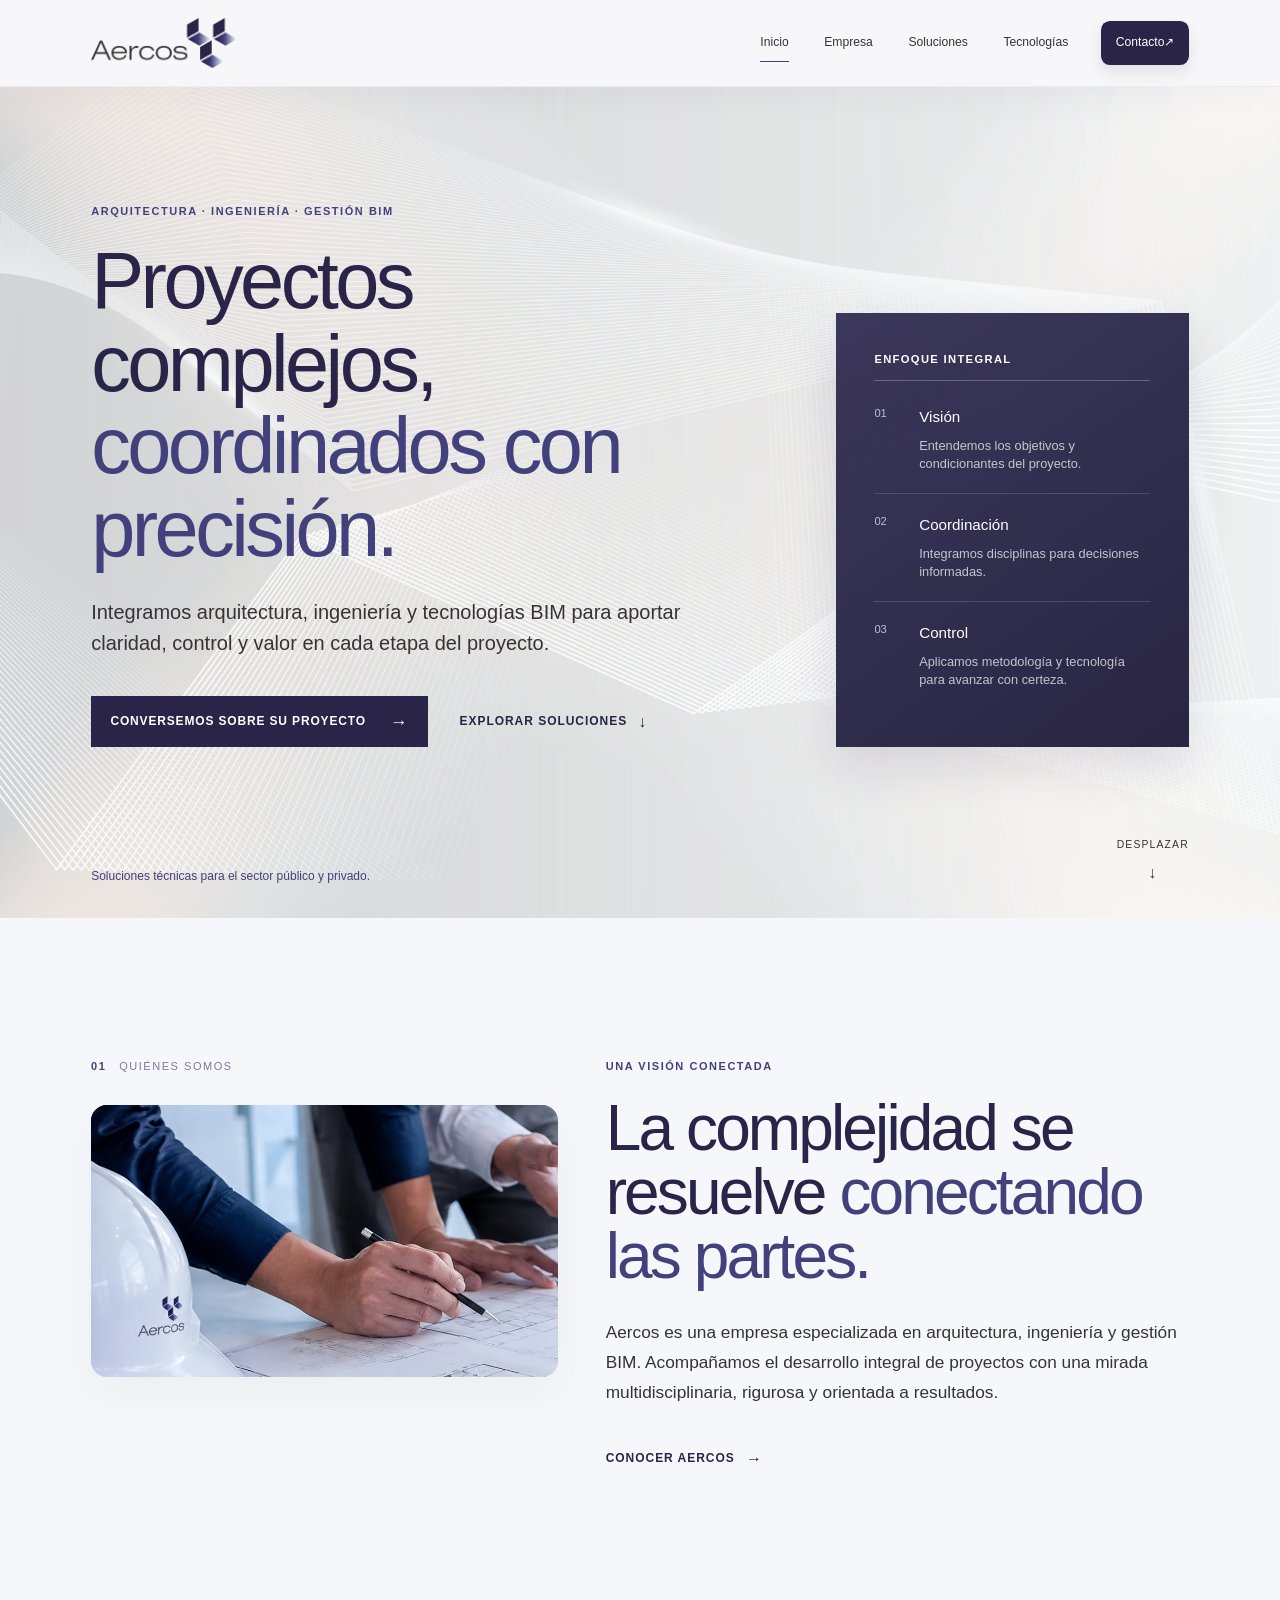
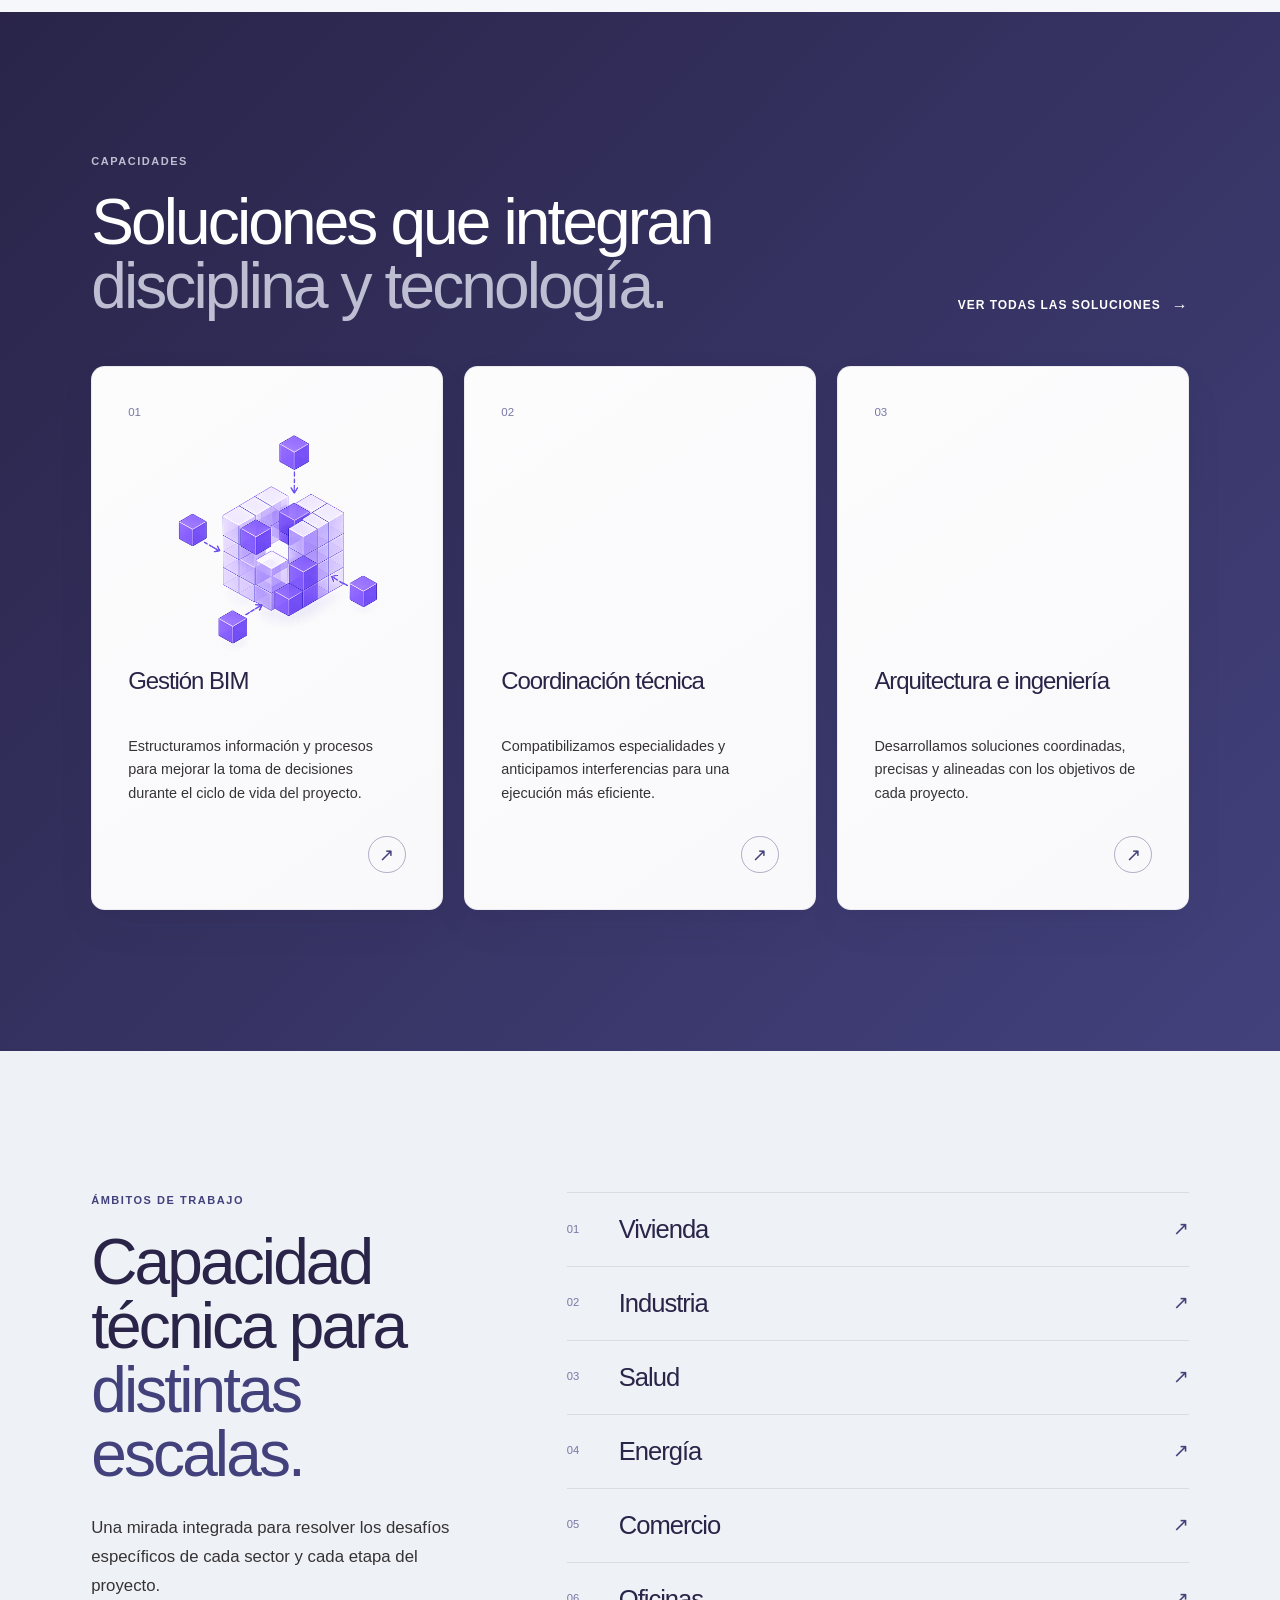
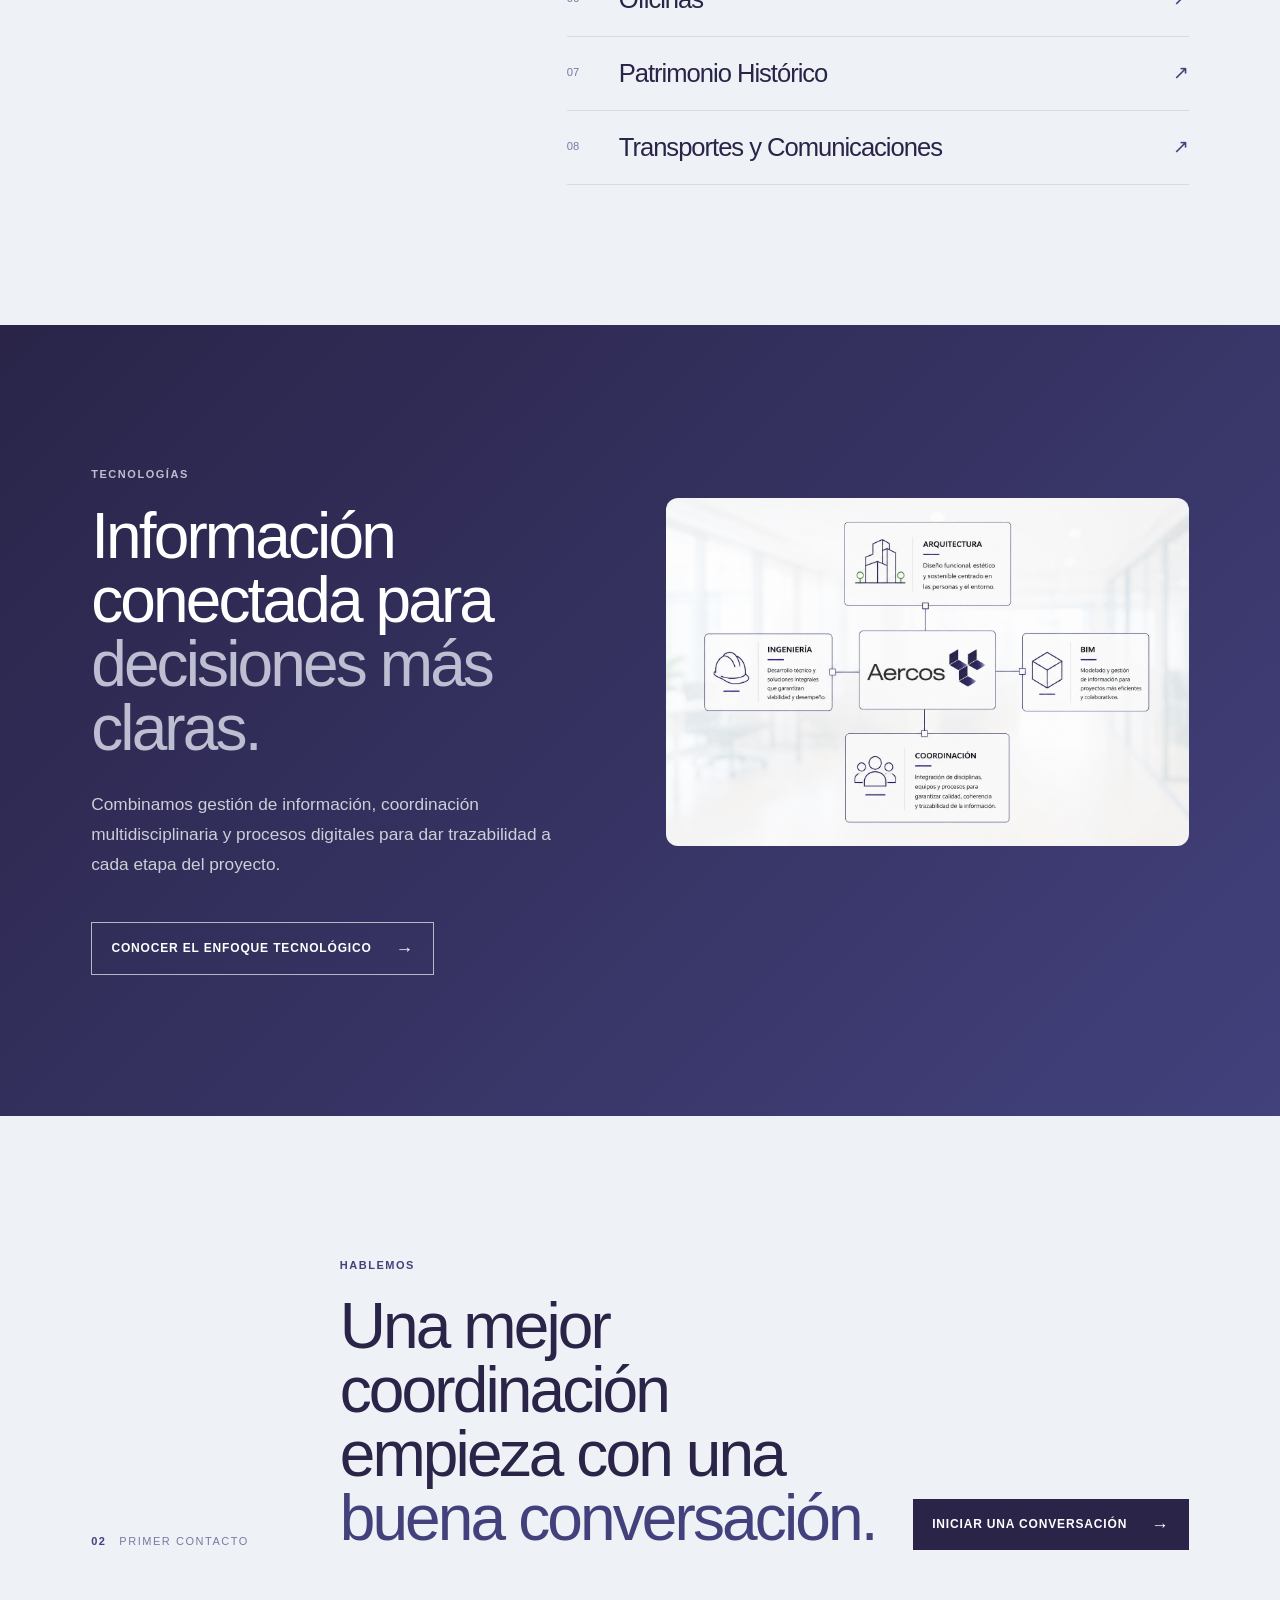
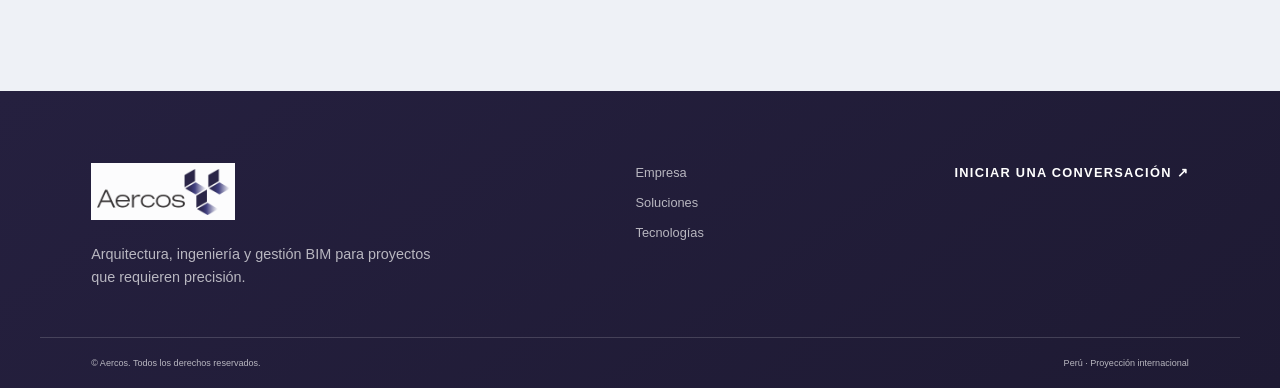
<file: index.html>
<!doctype html>
<html lang="es">
  <head>
    <meta charset="utf-8">
    <meta name="viewport" content="width=device-width, initial-scale=1">
    <meta name="description" content="Aercos integra arquitectura, ingeniería y gestión BIM para coordinar proyectos públicos y privados con precisión, control y decisiones informadas.">
    <meta name="theme-color" content="#292448">
    <title>Aercos | Arquitectura, ingeniería y gestión BIM</title>
    <link rel="canonical" href="https://aercos.ch/">
    <link rel="icon" type="image/png" href="img/logo-aercos.png">
    <meta property="og:title" content="Aercos | Arquitectura, ingeniería y gestión BIM">
    <meta property="og:description" content="Aercos integra arquitectura, ingeniería y gestión BIM para coordinar proyectos públicos y privados con precisión, control y decisiones informadas.">
    <meta property="og:type" content="website">
    <meta property="og:image" content="https://aercos.ch/img/og-image.jpg">
    <meta property="og:url" content="https://aercos.ch/">
    <meta property="og:site_name" content="Aercos">
    <meta name="twitter:card" content="summary_large_image">
    <meta name="twitter:title" content="Aercos | Arquitectura, ingeniería y gestión BIM">
    <meta name="twitter:description" content="Aercos integra arquitectura, ingeniería y gestión BIM para coordinar proyectos públicos y privados con precisión, control y decisiones informadas.">
    <meta name="twitter:image" content="https://aercos.ch/img/og-image.jpg">
    <link rel="stylesheet" href="css/main.css">
    <script src="js/main.js" defer></script>
  </head>
  <body>
    <a class="skip-link" href="#contenido">Saltar al contenido principal</a>

    <header class="site-header" data-header>
      <div class="container header__inner">
          <a class="brand" href="/" aria-label="Aercos, inicio">
          <img src="img/logo-aercos.png" alt="Aercos" width="300" height="108">
        </a>

        <button class="nav-toggle" type="button" aria-expanded="false" aria-controls="site-navigation" data-nav-toggle>
          <span class="visually-hidden">Abrir menú de navegación</span>
          <span></span><span></span>
        </button>

        <nav class="site-nav" id="site-navigation" aria-label="Navegación principal" data-nav>
          <a class="is-active" href="/" aria-current="page">Inicio</a>
          <a href="empresa.html">Empresa</a>
          <a href="soluciones.html">Soluciones</a>
          <a href="tecnologias.html">Tecnologías</a>
          <a class="nav-contact" href="contacto.html">Contacto <span aria-hidden="true">↗</span></a>
        </nav>
      </div>
    </header>

    <main id="contenido">
      <section class="hero" aria-labelledby="hero-title">
        <div class="hero__pattern" aria-hidden="true"></div>
        <div class="container hero__grid">
          <div class="hero__content reveal">
            <p class="eyebrow">Arquitectura · Ingeniería · Gestión BIM</p>
            <h1 id="hero-title">Proyectos complejos, <em>coordinados con precisión.</em></h1>
            <p class="hero__lead">Integramos arquitectura, ingeniería y tecnologías BIM para aportar claridad, control y valor en cada etapa del proyecto.</p>
            <div class="hero__actions">
              <a class="button button--primary" href="contacto.html">Conversemos sobre su proyecto <span aria-hidden="true">→</span></a>
              <a class="text-link" href="soluciones.html">Explorar soluciones <span aria-hidden="true">↓</span></a>
            </div>
          </div>

          <aside class="hero-panel reveal" aria-label="Enfoque de trabajo">
            <p class="hero-panel__label">Enfoque integral</p>
            <div class="hero-panel__line"></div>
            <ol class="process-list">
              <li><span>01</span><strong>Visión</strong><p>Entendemos los objetivos y condicionantes del proyecto.</p></li>
              <li><span>02</span><strong>Coordinación</strong><p>Integramos disciplinas para decisiones informadas.</p></li>
              <li><span>03</span><strong>Control</strong><p>Aplicamos metodología y tecnología para avanzar con certeza.</p></li>
            </ol>
          </aside>
        </div>
        <div class="container hero__footer reveal">
          <p>Soluciones técnicas para el sector público y privado.</p>
          <a href="#enfoque" aria-label="Descubrir el enfoque Aercos"><span>Desplazar</span><i aria-hidden="true">↓</i></a>
        </div>
      </section>

      <section class="intro section home-about" id="enfoque" aria-labelledby="intro-title">
        <div class="container intro__grid">
          <div class="intro__aside reveal"><p class="section-number">01 <span>Quiénes somos</span></p><div class="intro__visual"><img src="img/quienes-somos-home.webp" alt="Equipo de Aercos en una reunión de coordinación" decoding="async"></div></div>
          <div class="intro__content reveal">
            <p class="eyebrow">Una visión conectada</p>
            <h2 id="intro-title">La complejidad se resuelve <em>conectando las partes.</em></h2>
            <p>Aercos es una empresa especializada en arquitectura, ingeniería y gestión BIM. Acompañamos el desarrollo integral de proyectos con una mirada multidisciplinaria, rigurosa y orientada a resultados.</p>
            <a class="text-link" href="empresa.html">Conocer Aercos <span aria-hidden="true">→</span></a>
          </div>
        </div>
      </section>

      <section class="services section section--tint home-capabilities" aria-labelledby="services-title">
        <div class="container">
          <div class="section-heading reveal">
            <div>
              <p class="eyebrow">Capacidades</p>
              <h2 id="services-title">Soluciones que integran <em>disciplina y tecnología.</em></h2>
            </div>
            <a class="text-link" href="soluciones.html">Ver todas las soluciones <span aria-hidden="true">→</span></a>
          </div>

          <div class="service-grid">
            <a class="service-card reveal" href="soluciones.html">
              <span class="service-card__index">01</span>
              <span class="service-card__icon icon-bim" aria-hidden="true"><img src="img/capacidades/gestion-bim.png" alt="" loading="lazy" decoding="async"></span>
              <div class="service-card__content">
                <h3>Gestión BIM</h3>
                <p>Estructuramos información y procesos para mejorar la toma de decisiones durante el ciclo de vida del proyecto.</p>
              </div>
              <span class="service-card__arrow" aria-hidden="true">↗</span>
            </a>
            <a class="service-card reveal" href="soluciones.html">
              <span class="service-card__index">02</span>
              <span class="service-card__icon icon-coordination" aria-hidden="true"><img src="img/capacidades/coordinacion-tecnica.png" alt="" loading="lazy" decoding="async"></span>
              <div class="service-card__content">
                <h3>Coordinación técnica</h3>
                <p>Compatibilizamos especialidades y anticipamos interferencias para una ejecución más eficiente.</p>
              </div>
              <span class="service-card__arrow" aria-hidden="true">↗</span>
            </a>
            <a class="service-card reveal" href="soluciones.html">
              <span class="service-card__index">03</span>
              <span class="service-card__icon icon-architecture" aria-hidden="true"><img src="img/capacidades/arquitectura-ingenieria.png" alt="" loading="lazy" decoding="async"></span>
              <div class="service-card__content">
                <h3>Arquitectura e ingeniería</h3>
                <p>Desarrollamos soluciones coordinadas, precisas y alineadas con los objetivos de cada proyecto.</p>
              </div>
              <span class="service-card__arrow" aria-hidden="true">↗</span>
            </a>
          </div>
        </div>
      </section>

      <section class="sectors section home-sectors" aria-labelledby="sectors-title">
        <div class="container sectors__grid">
          <div class="sectors__intro reveal">
            <p class="eyebrow">Ámbitos de trabajo</p>
            <h2 id="sectors-title">Capacidad técnica para <em>distintas escalas.</em></h2>
            <p>Una mirada integrada para resolver los desafíos específicos de cada sector y cada etapa del proyecto.</p>
          </div>
          <div class="sector-list reveal" role="list">
            <div class="sector-item" role="listitem"><span>01</span><strong>Vivienda</strong><i aria-hidden="true">↗</i></div>
            <div class="sector-item" role="listitem"><span>02</span><strong>Industria</strong><i aria-hidden="true">↗</i></div>
            <div class="sector-item" role="listitem"><span>03</span><strong>Salud</strong><i aria-hidden="true">↗</i></div>
            <div class="sector-item" role="listitem"><span>04</span><strong>Energía</strong><i aria-hidden="true">↗</i></div>
            <div class="sector-item" role="listitem"><span>05</span><strong>Comercio</strong><i aria-hidden="true">↗</i></div>
            <div class="sector-item" role="listitem"><span>06</span><strong>Oficinas</strong><i aria-hidden="true">↗</i></div>
            <div class="sector-item" role="listitem"><span>07</span><strong>Patrimonio Histórico</strong><i aria-hidden="true">↗</i></div>
            <div class="sector-item" role="listitem"><span>08</span><strong>Transportes y Comunicaciones</strong><i aria-hidden="true">↗</i></div>
          </div>
        </div>
      </section>

      <section class="technology section home-technologies" aria-labelledby="technology-title">
        <div class="container technology__grid">
          <div class="technology__content reveal">
            <p class="eyebrow">Tecnologías</p>
            <h2 id="technology-title">Información conectada para <em>decisiones más claras.</em></h2>
            <p>Combinamos gestión de información, coordinación multidisciplinaria y procesos digitales para dar trazabilidad a cada etapa del proyecto.</p>
            <a class="button button--outline" href="tecnologias.html">Conocer el enfoque tecnológico <span aria-hidden="true">→</span></a>
          </div>
          <figure class="technology-visual reveal"><img src="img/tecnologias/tecnologia-flujo.png" alt="Flujo integrado de arquitectura, ingeniería, BIM, datos, coordinación y resultados de Aercos"></figure>
        </div>
      </section>

      <section class="cta section home-cta" aria-labelledby="cta-title">
        <div class="container cta__grid reveal">
          <p class="section-number">02 <span>Primer contacto</span></p>
          <div>
            <p class="eyebrow">Hablemos</p>
            <h2 id="cta-title">Una mejor coordinación empieza con una <em>buena conversación.</em></h2>
          </div>
          <a class="button button--primary" href="contacto.html">Iniciar una conversación <span aria-hidden="true">→</span></a>
        </div>
      </section>
    </main>

    <footer class="site-footer">
      <div class="container footer__main">
        <div class="footer__brand">
          <a class="brand brand--footer" href="/" aria-label="Aercos, inicio"><img src="img/logo-aercos.png" alt="Aercos" width="300" height="108"></a>
          <p>Arquitectura, ingeniería y gestión BIM para proyectos que requieren precisión.</p>
        </div>
        <nav class="footer__nav" aria-label="Navegación del pie de página">
          <a href="empresa.html">Empresa</a><a href="soluciones.html">Soluciones</a><a href="tecnologias.html">Tecnologías</a>
        </nav>
        <a class="footer__contact" href="contacto.html">Iniciar una conversación <span aria-hidden="true">↗</span></a>
      </div>
      <div class="container footer__meta">
        <small>© Aercos. Todos los derechos reservados.</small>
        <small>Perú · Proyección internacional</small>
      </div>
    </footer>
  </body>
</html>
</file>
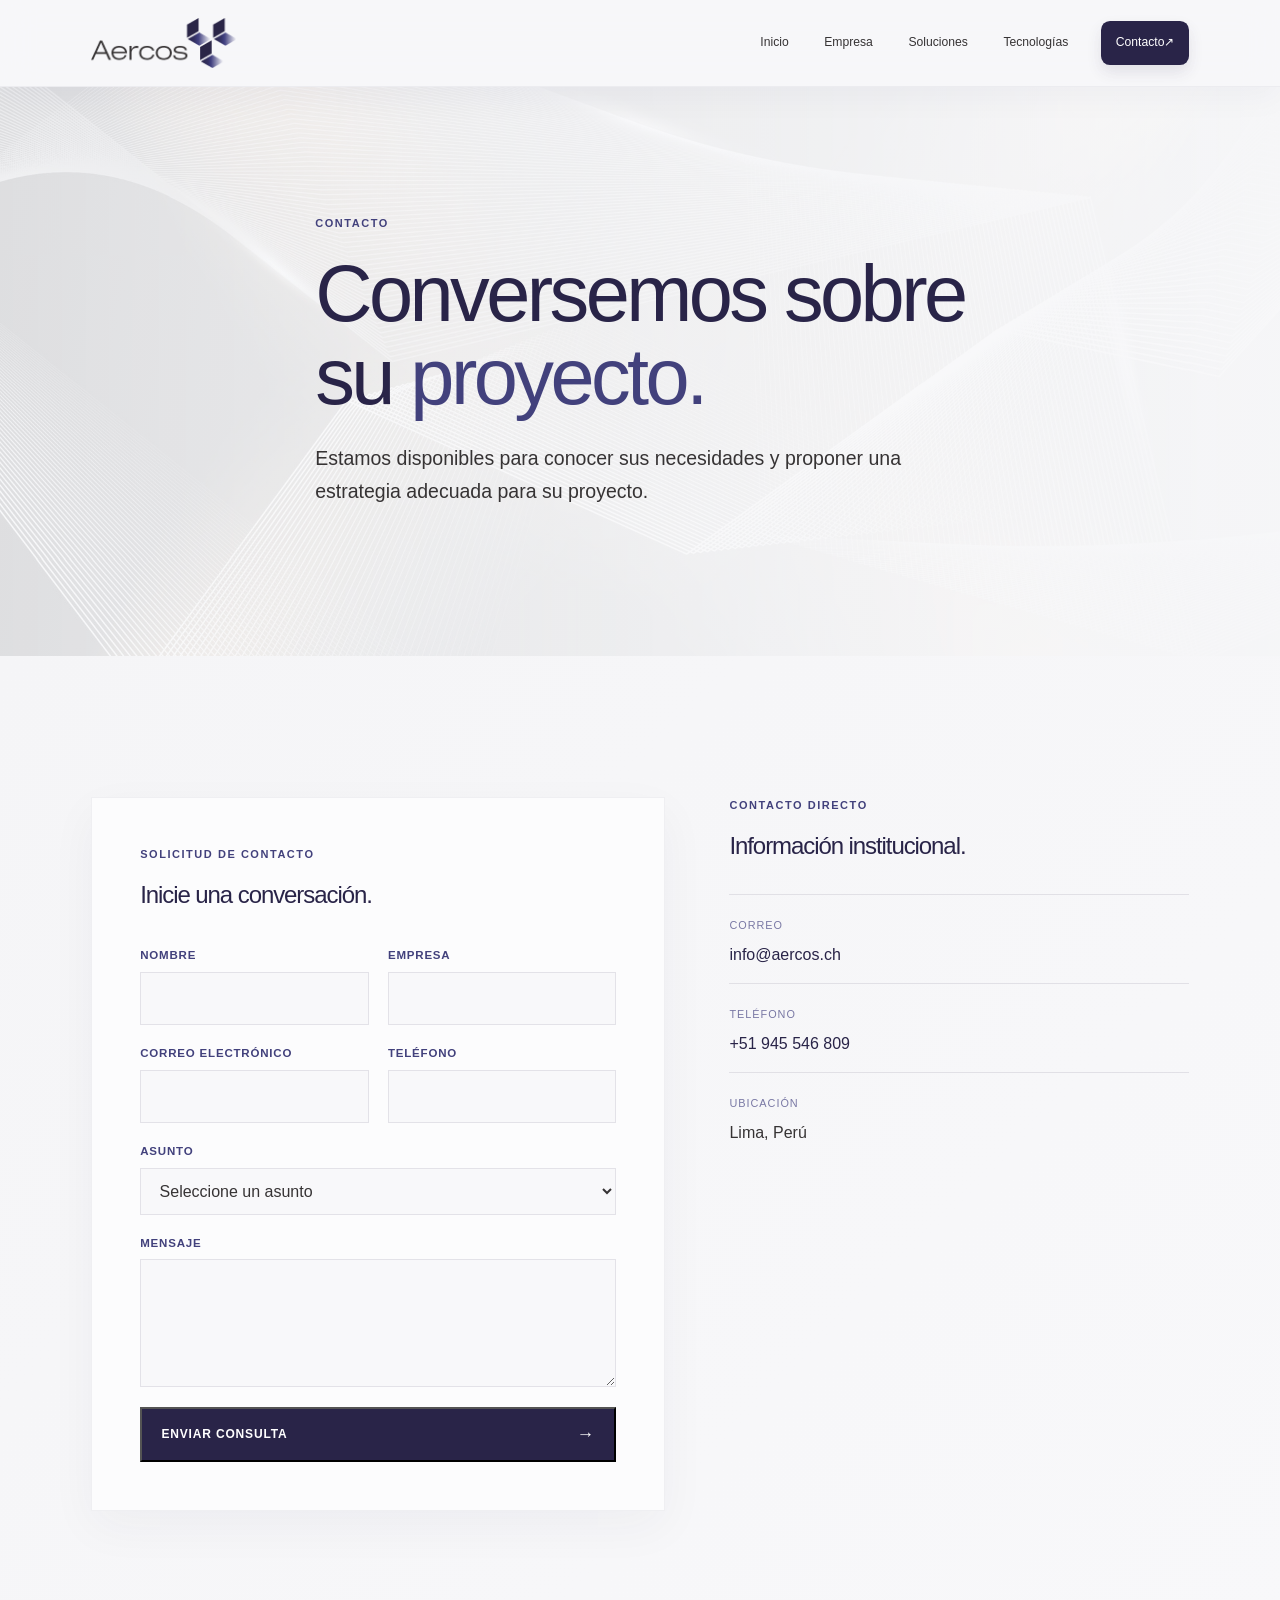
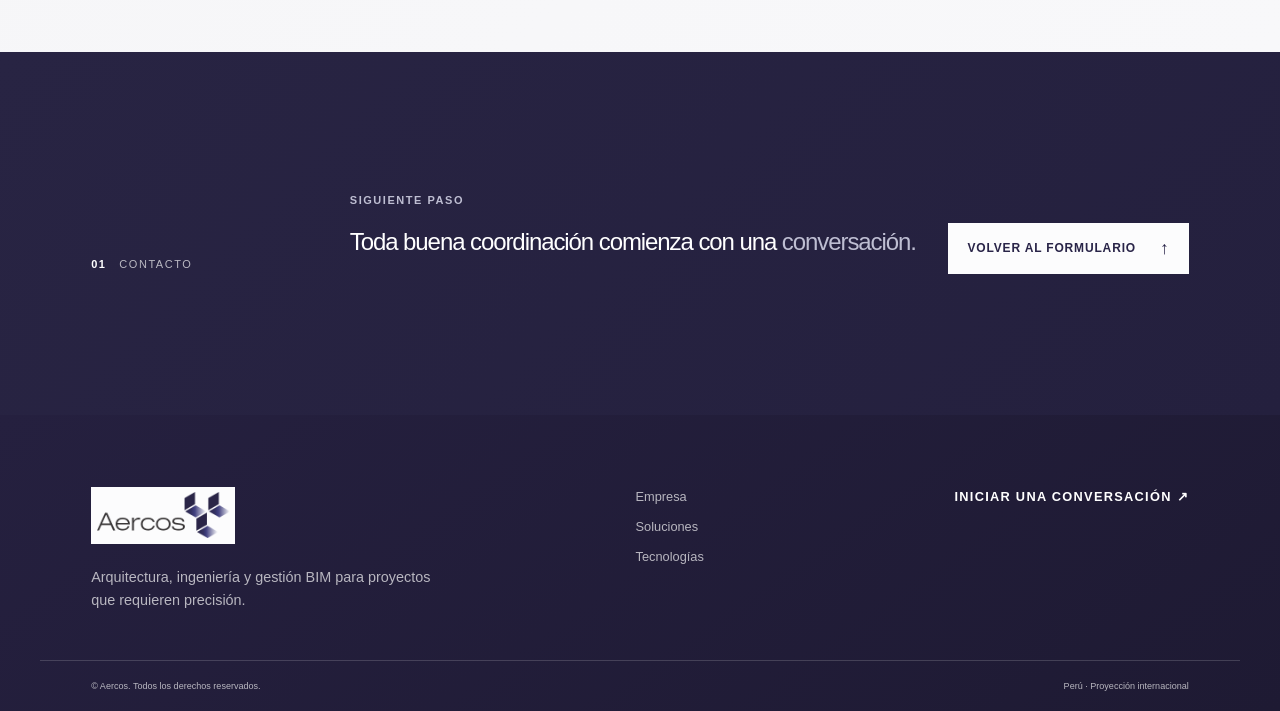
<file: contacto.html>
<!doctype html>
<html lang="es">
  <head>
    <meta charset="utf-8">
    <meta name="viewport" content="width=device-width, initial-scale=1">
    <meta name="description" content="Contacte a Aercos para conversar sobre proyectos de arquitectura, ingeniería y gestión BIM con coordinación técnica, precisión y control en cada etapa.">
    <title>Aercos | Contacto para proyectos de arquitectura e ingeniería</title>
    <link rel="canonical" href="https://aercos.ch/contacto.html">
    <link rel="icon" type="image/png" href="img/logo-aercos.png">
    <meta property="og:title" content="Aercos | Contacto para proyectos de arquitectura e ingeniería">
    <meta property="og:description" content="Contacte a Aercos para conversar sobre proyectos de arquitectura, ingeniería y gestión BIM con coordinación técnica, precisión y control en cada etapa.">
    <meta property="og:type" content="website">
    <meta property="og:image" content="https://aercos.ch/img/og-image.jpg">
    <meta property="og:url" content="https://aercos.ch/contacto.html">
    <meta property="og:site_name" content="Aercos">
    <meta name="twitter:card" content="summary_large_image">
    <meta name="twitter:title" content="Aercos | Contacto para proyectos de arquitectura e ingeniería">
    <meta name="twitter:description" content="Contacte a Aercos para conversar sobre proyectos de arquitectura, ingeniería y gestión BIM con coordinación técnica, precisión y control en cada etapa.">
    <meta name="twitter:image" content="https://aercos.ch/img/og-image.jpg">
    <link rel="stylesheet" href="css/main.css">
    <script src="js/main.js" defer></script>
  </head>
  <body>
    <a class="skip-link" href="#contenido">Saltar al contenido principal</a>
    <header class="site-header" data-header>
      <div class="container header__inner">
        <a class="brand" href="/" aria-label="Aercos, inicio"><img src="img/logo-aercos.png" alt="Aercos" width="300" height="108"></a>
        <button class="nav-toggle" type="button" aria-expanded="false" aria-controls="site-navigation" data-nav-toggle><span class="visually-hidden">Abrir menú de navegación</span><span></span><span></span></button>
        <nav class="site-nav" id="site-navigation" aria-label="Navegación principal" data-nav><a href="/">Inicio</a><a href="empresa.html">Empresa</a><a href="soluciones.html">Soluciones</a><a href="tecnologias.html">Tecnologías</a><a class="nav-contact is-active" href="contacto.html" aria-current="page">Contacto <span aria-hidden="true">↗</span></a></nav>
      </div>
    </header>

    <main id="contenido">
      <section class="page-hero" aria-labelledby="contacto-title">
        <div class="container page-hero__content reveal"><p class="eyebrow">Contacto</p><h1 id="contacto-title">Conversemos sobre su <em>proyecto.</em></h1><p class="page-hero__lead">Estamos disponibles para conocer sus necesidades y proponer una estrategia adecuada para su proyecto.</p></div>
      </section>

      <section class="section" aria-labelledby="formulario-title">
        <div class="container contact-grid">
          <form class="contact-form reveal" id="formulario" action="https://formspree.io/f/xnjeekke" method="post">
            <div><p class="eyebrow">Solicitud de contacto</p><h2 id="formulario-title">Inicie una conversación.</h2></div>
            <input type="hidden" name="origen" value="Sitio web de Aercos">
            <div class="honeypot" aria-hidden="true"><label for="website">Sitio web</label><input id="website" name="website" type="text" tabindex="-1" autocomplete="off"></div>
            <div class="form-row"><div class="form-field"><label for="nombre">Nombre</label><input id="nombre" name="nombre" type="text" autocomplete="name" required></div><div class="form-field"><label for="empresa">Empresa</label><input id="empresa" name="empresa" type="text" autocomplete="organization"></div></div>
            <div class="form-row"><div class="form-field"><label for="correo">Correo electrónico</label><input id="correo" name="correo" type="email" autocomplete="email" required></div><div class="form-field"><label for="telefono">Teléfono</label><input id="telefono" name="telefono" type="tel" autocomplete="tel"></div></div>
            <div class="form-field"><label for="asunto">Asunto</label><select id="asunto" name="asunto" required><option value="" selected disabled>Seleccione un asunto</option><option value="Arquitectura">Arquitectura</option><option value="Ingeniería">Ingeniería</option><option value="Gestión BIM">Gestión BIM</option><option value="Consulta general">Consulta general</option></select></div>
            <div class="form-field"><label for="mensaje">Mensaje</label><textarea id="mensaje" name="mensaje" required></textarea></div>
            <p class="form-status" role="status" aria-live="polite" data-form-status hidden></p>
            <button class="button button--primary" type="submit" data-form-submit>Enviar consulta <span aria-hidden="true">→</span></button>
          </form>

          <aside class="contact-info reveal" aria-labelledby="informacion-title">
            <div><p class="eyebrow">Contacto directo</p><h2 id="informacion-title">Información institucional.</h2></div>
            <div class="contact-detail"><span>Correo</span><p><a href="mailto:info@aercos.ch">info@aercos.ch</a></p></div>
            <div class="contact-detail"><span>Teléfono</span><p><a href="tel:+51945546809">+51 945 546 809</a></p></div>
            <div class="contact-detail"><span>Ubicación</span><p>Lima, Perú</p></div>
          </aside>
        </div>
      </section>

      <section class="section section--dark contact-cta" aria-labelledby="contacto-cta-title">
        <div class="container cta__grid reveal"><p class="section-number">01 <span>Contacto</span></p><div><p class="eyebrow">Siguiente paso</p><h2 id="contacto-cta-title">Toda buena coordinación comienza con una <em>conversación.</em></h2></div><a class="button button--light" href="#formulario">Volver al formulario <span aria-hidden="true">↑</span></a></div>
      </section>
    </main>

    <footer class="site-footer">
      <div class="container footer__main"><div class="footer__brand"><a class="brand brand--footer" href="/" aria-label="Aercos, inicio"><img src="img/logo-aercos.png" alt="Aercos" width="300" height="108"></a><p>Arquitectura, ingeniería y gestión BIM para proyectos que requieren precisión.</p></div><nav class="footer__nav" aria-label="Navegación del pie de página"><a href="empresa.html">Empresa</a><a href="soluciones.html">Soluciones</a><a href="tecnologias.html">Tecnologías</a></nav><a class="footer__contact" href="contacto.html">Iniciar una conversación <span aria-hidden="true">↗</span></a></div>
      <div class="container footer__meta"><small>© Aercos. Todos los derechos reservados.</small><small>Perú · Proyección internacional</small></div>
    </footer>
  </body>
</html>
</file>
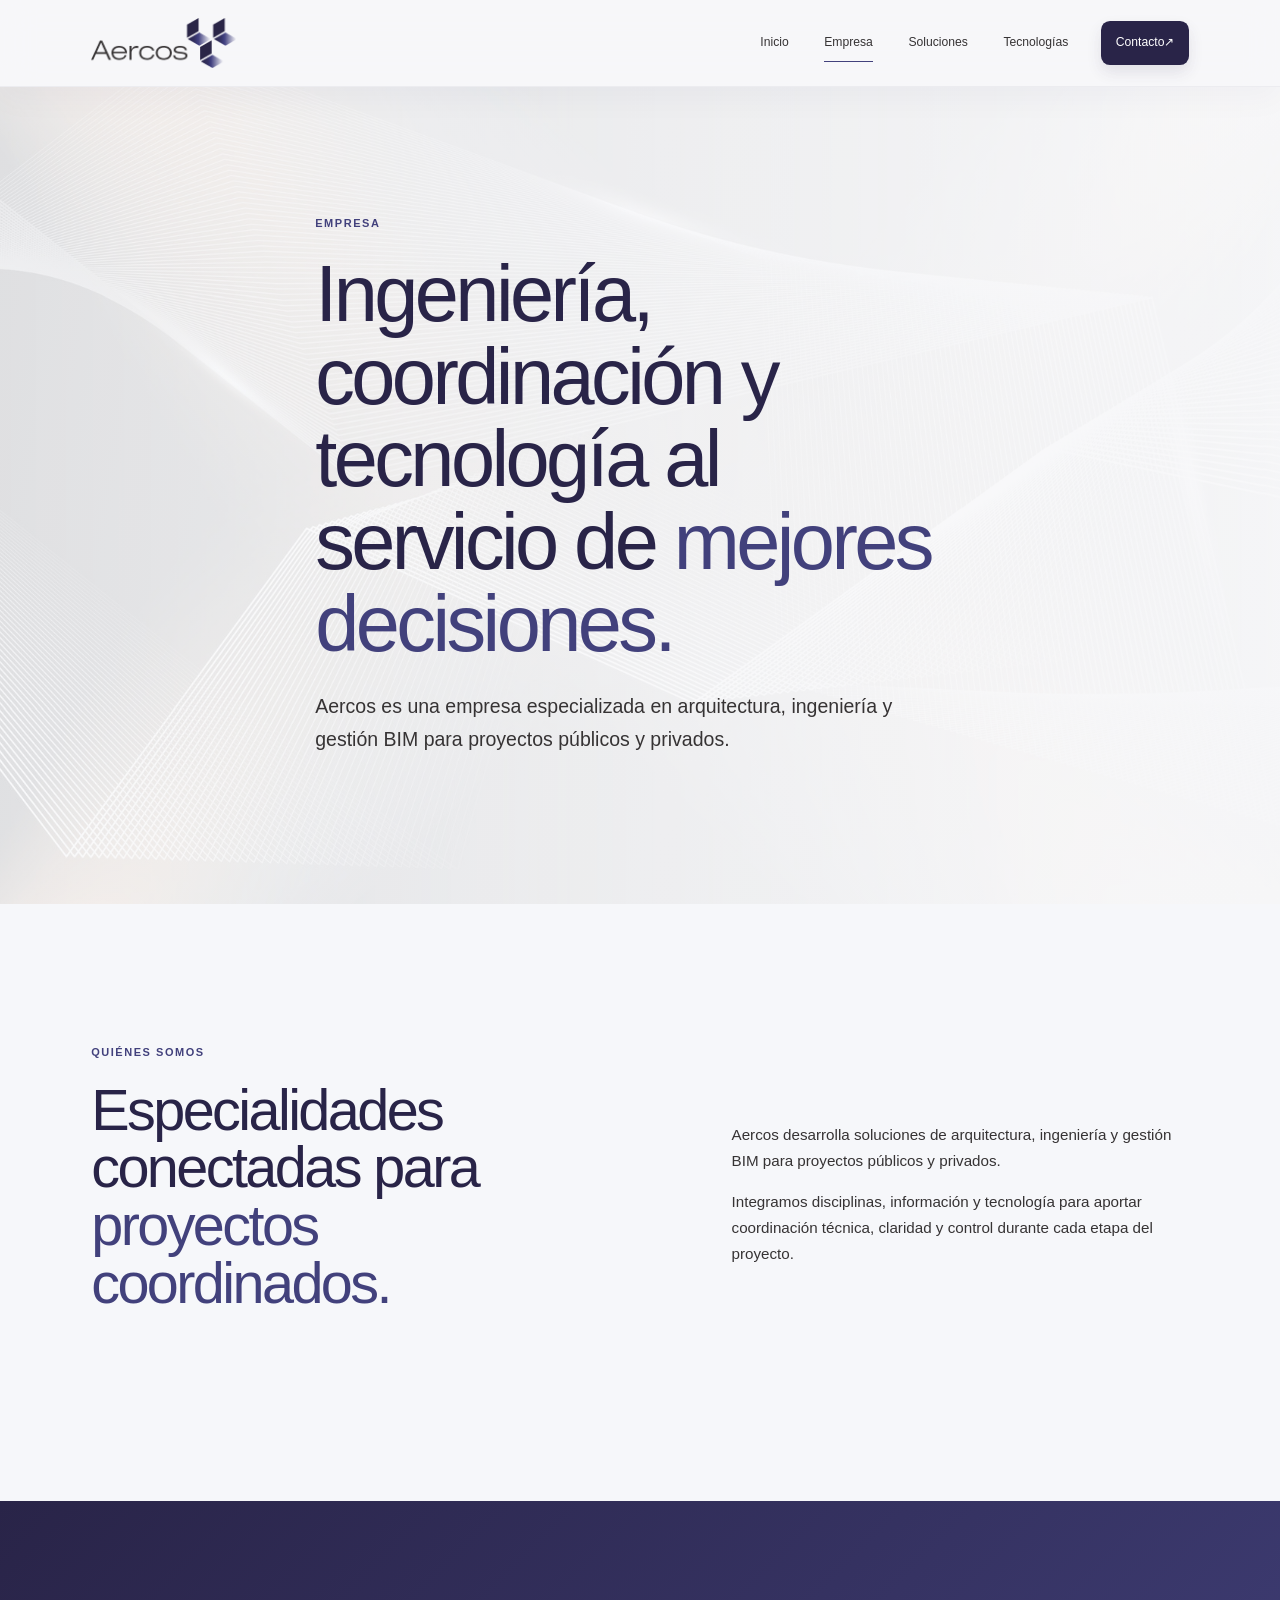
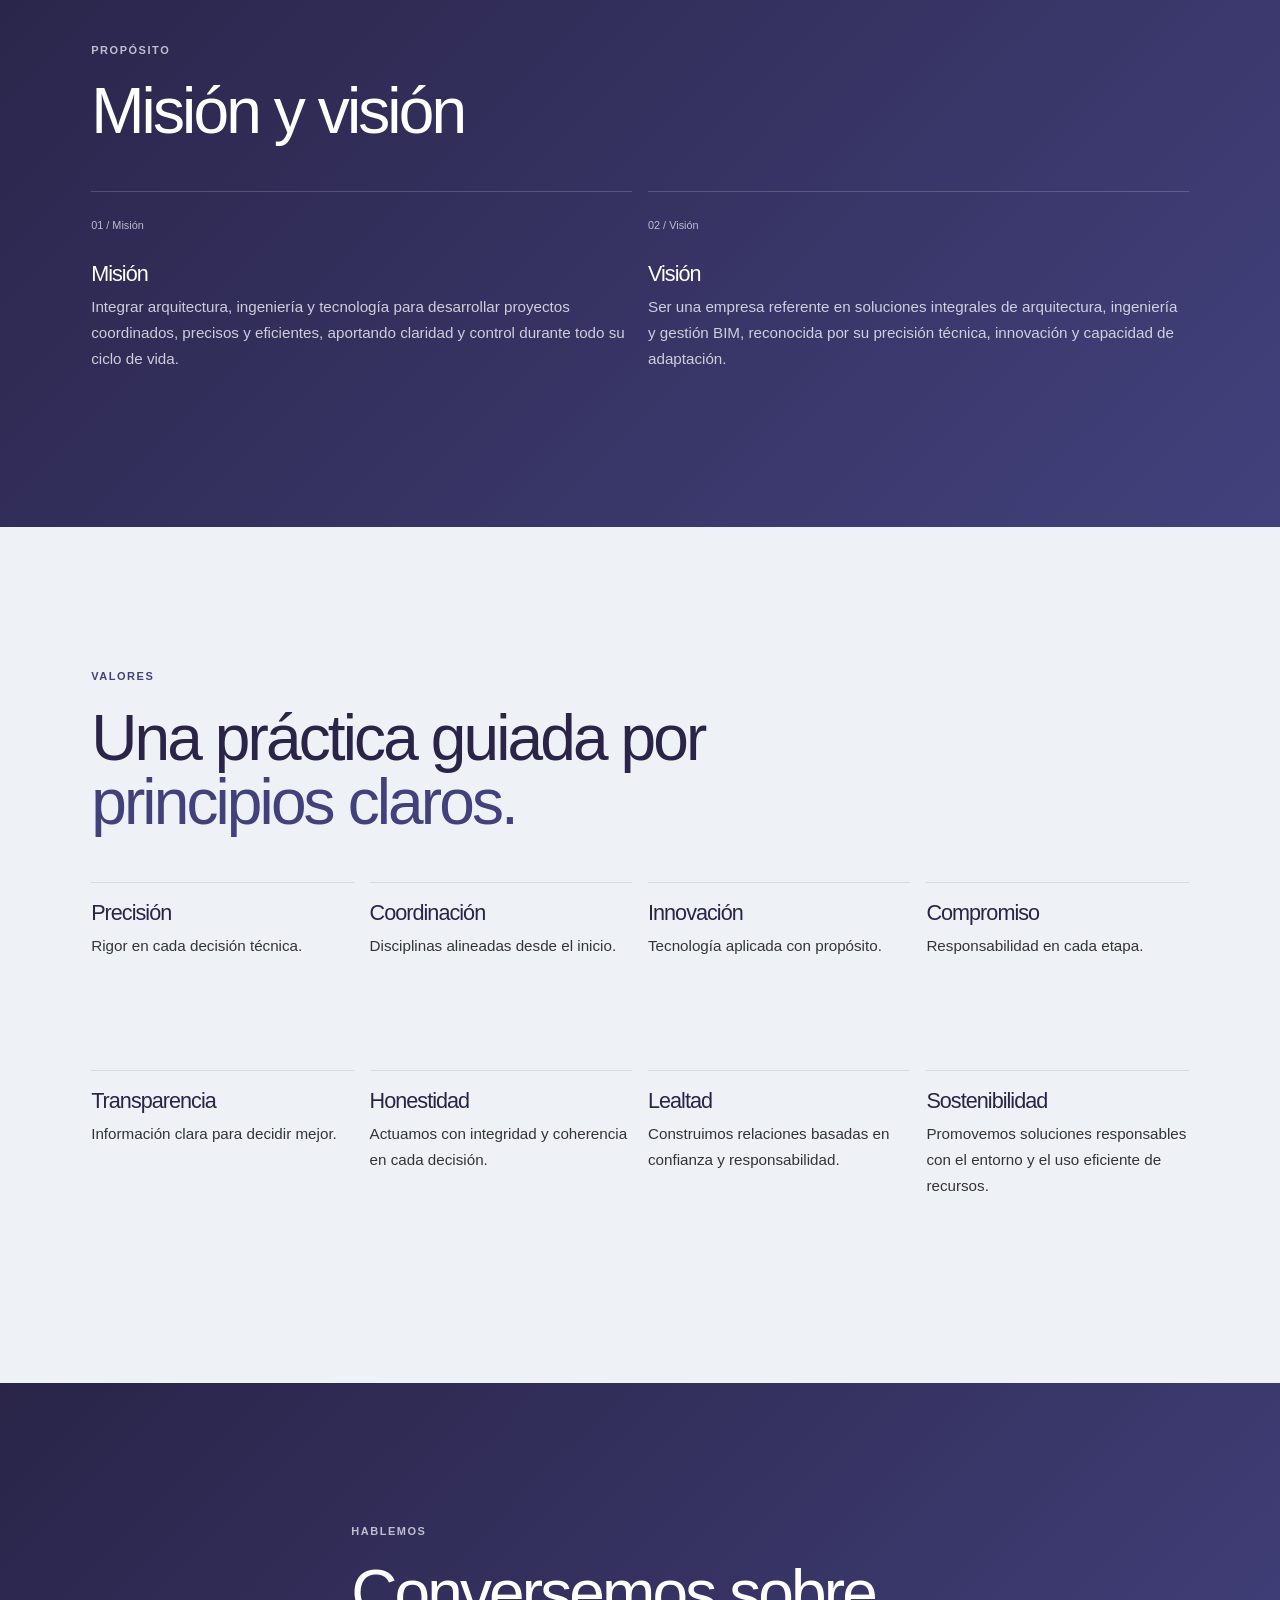
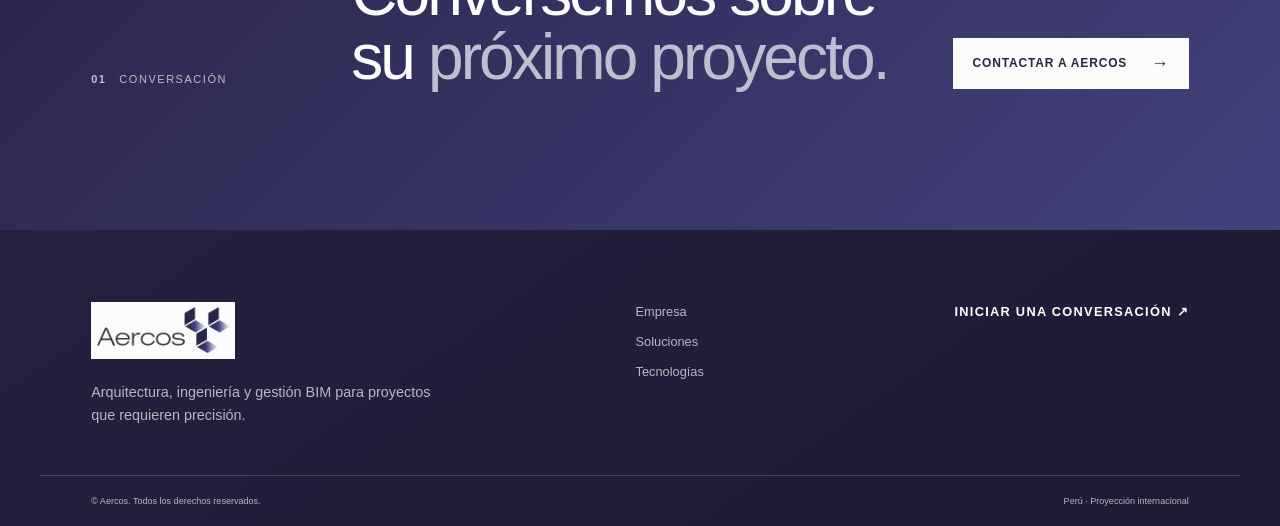
<file: empresa.html>
<!doctype html>
<html lang="es">
  <head>
    <meta charset="utf-8">
    <meta name="viewport" content="width=device-width, initial-scale=1">
    <meta name="description" content="Conozca Aercos, firma de arquitectura, ingeniería y gestión BIM que integra especialidades y tecnología para proyectos públicos y privados con precisión.">
    <title>Aercos | Empresa de arquitectura, ingeniería y BIM</title>
    <link rel="canonical" href="https://aercos.ch/empresa.html">
    <link rel="icon" type="image/png" href="img/logo-aercos.png">
    <meta property="og:title" content="Aercos | Empresa de arquitectura, ingeniería y BIM">
    <meta property="og:description" content="Conozca Aercos, firma de arquitectura, ingeniería y gestión BIM que integra especialidades y tecnología para proyectos públicos y privados con precisión.">
    <meta property="og:type" content="website">
    <meta property="og:image" content="https://aercos.ch/img/og-image.jpg">
    <meta property="og:url" content="https://aercos.ch/empresa.html">
    <meta property="og:site_name" content="Aercos">
    <meta name="twitter:card" content="summary_large_image">
    <meta name="twitter:title" content="Aercos | Empresa de arquitectura, ingeniería y BIM">
    <meta name="twitter:description" content="Conozca Aercos, firma de arquitectura, ingeniería y gestión BIM que integra especialidades y tecnología para proyectos públicos y privados con precisión.">
    <meta name="twitter:image" content="https://aercos.ch/img/og-image.jpg">
    <link rel="stylesheet" href="css/main.css">
    <script src="js/main.js" defer></script>
  </head>
  <body>
    <a class="skip-link" href="#contenido">Saltar al contenido principal</a>

    <header class="site-header" data-header>
      <div class="container header__inner">
        <a class="brand" href="/" aria-label="Aercos, inicio"><img src="img/logo-aercos.png" alt="Aercos" width="300" height="108"></a>
        <button class="nav-toggle" type="button" aria-expanded="false" aria-controls="site-navigation" data-nav-toggle><span class="visually-hidden">Abrir menú de navegación</span><span></span><span></span></button>
        <nav class="site-nav" id="site-navigation" aria-label="Navegación principal" data-nav>
          <a href="/">Inicio</a><a class="is-active" href="empresa.html" aria-current="page">Empresa</a><a href="soluciones.html">Soluciones</a><a href="tecnologias.html">Tecnologías</a><a class="nav-contact" href="contacto.html">Contacto <span aria-hidden="true">↗</span></a>
        </nav>
      </div>
    </header>

    <main id="contenido">
      <section class="page-hero" aria-labelledby="empresa-title">
        <div class="container page-hero__content reveal">
          <p class="eyebrow">Empresa</p>
          <h1 id="empresa-title">Ingeniería, coordinación y tecnología al servicio de <em>mejores decisiones.</em></h1>
          <p class="page-hero__lead">Aercos es una empresa especializada en arquitectura, ingeniería y gestión BIM para proyectos públicos y privados.</p>
        </div>
      </section>

      <section class="section company-about" aria-labelledby="quienes-somos-title">
        <div class="container split-section company-intro">
          <div class="reveal">
            <p class="eyebrow">Quiénes somos</p>
            <h2 id="quienes-somos-title">Especialidades conectadas para <em>proyectos coordinados.</em></h2>
          </div>
          <div class="company-copy reveal">
            <p>Aercos desarrolla soluciones de arquitectura, ingeniería y gestión BIM para proyectos públicos y privados.</p>
            <p>Integramos disciplinas, información y tecnología para aportar coordinación técnica, claridad y control durante cada etapa del proyecto.</p>
          </div>
        </div>
      </section>

      <section class="section section--tint company-purpose" aria-labelledby="proposito-title">
        <div class="container">
          <div class="section-heading reveal"><div><p class="eyebrow">Propósito</p><h2 id="proposito-title">Misión y visión</h2></div></div>
          <div class="company-values">
            <article class="company-value reveal"><span>01 / Misión</span><h3>Misión</h3><p>Integrar arquitectura, ingeniería y tecnología para desarrollar proyectos coordinados, precisos y eficientes, aportando claridad y control durante todo su ciclo de vida.</p></article>
            <article class="company-value reveal"><span>02 / Visión</span><h3>Visión</h3><p>Ser una empresa referente en soluciones integrales de arquitectura, ingeniería y gestión BIM, reconocida por su precisión técnica, innovación y capacidad de adaptación.</p></article>
          </div>
        </div>
      </section>

      <section class="section company-values-section" aria-labelledby="valores-title">
        <div class="container">
          <div class="section-heading reveal"><div><p class="eyebrow">Valores</p><h2 id="valores-title">Una práctica guiada por <em>principios claros.</em></h2></div></div>
          <div class="company-values company-values--values">
            <article class="company-value reveal"><h3>Precisión</h3><p>Rigor en cada decisión técnica.</p></article>
            <article class="company-value reveal"><h3>Coordinación</h3><p>Disciplinas alineadas desde el inicio.</p></article>
            <article class="company-value reveal"><h3>Innovación</h3><p>Tecnología aplicada con propósito.</p></article>
            <article class="company-value reveal"><h3>Compromiso</h3><p>Responsabilidad en cada etapa.</p></article>
            <article class="company-value reveal"><h3>Transparencia</h3><p>Información clara para decidir mejor.</p></article>
            <article class="company-value reveal"><h3>Honestidad</h3><p>Actuamos con integridad y coherencia en cada decisión.</p></article>
            <article class="company-value reveal"><h3>Lealtad</h3><p>Construimos relaciones basadas en confianza y responsabilidad.</p></article>
            <article class="company-value reveal"><h3>Sostenibilidad</h3><p>Promovemos soluciones responsables con el entorno y el uso eficiente de recursos.</p></article>
          </div>
        </div>
      </section>

      <section class="cta section company-cta" aria-labelledby="cta-title">
        <div class="container cta__grid reveal"><p class="section-number">01 <span>Conversación</span></p><div><p class="eyebrow">Hablemos</p><h2 id="cta-title">Conversemos sobre su <em>próximo proyecto.</em></h2></div><a class="button button--primary" href="contacto.html">Contactar a Aercos <span aria-hidden="true">→</span></a></div>
      </section>
    </main>

    <footer class="site-footer">
      <div class="container footer__main"><div class="footer__brand"><a class="brand brand--footer" href="/" aria-label="Aercos, inicio"><img src="img/logo-aercos.png" alt="Aercos" width="300" height="108"></a><p>Arquitectura, ingeniería y gestión BIM para proyectos que requieren precisión.</p></div><nav class="footer__nav" aria-label="Navegación del pie de página"><a href="empresa.html">Empresa</a><a href="soluciones.html">Soluciones</a><a href="tecnologias.html">Tecnologías</a></nav><a class="footer__contact" href="contacto.html">Iniciar una conversación <span aria-hidden="true">↗</span></a></div>
      <div class="container footer__meta"><small>© Aercos. Todos los derechos reservados.</small><small>Perú · Proyección internacional</small></div>
    </footer>
  </body>
</html>
</file>
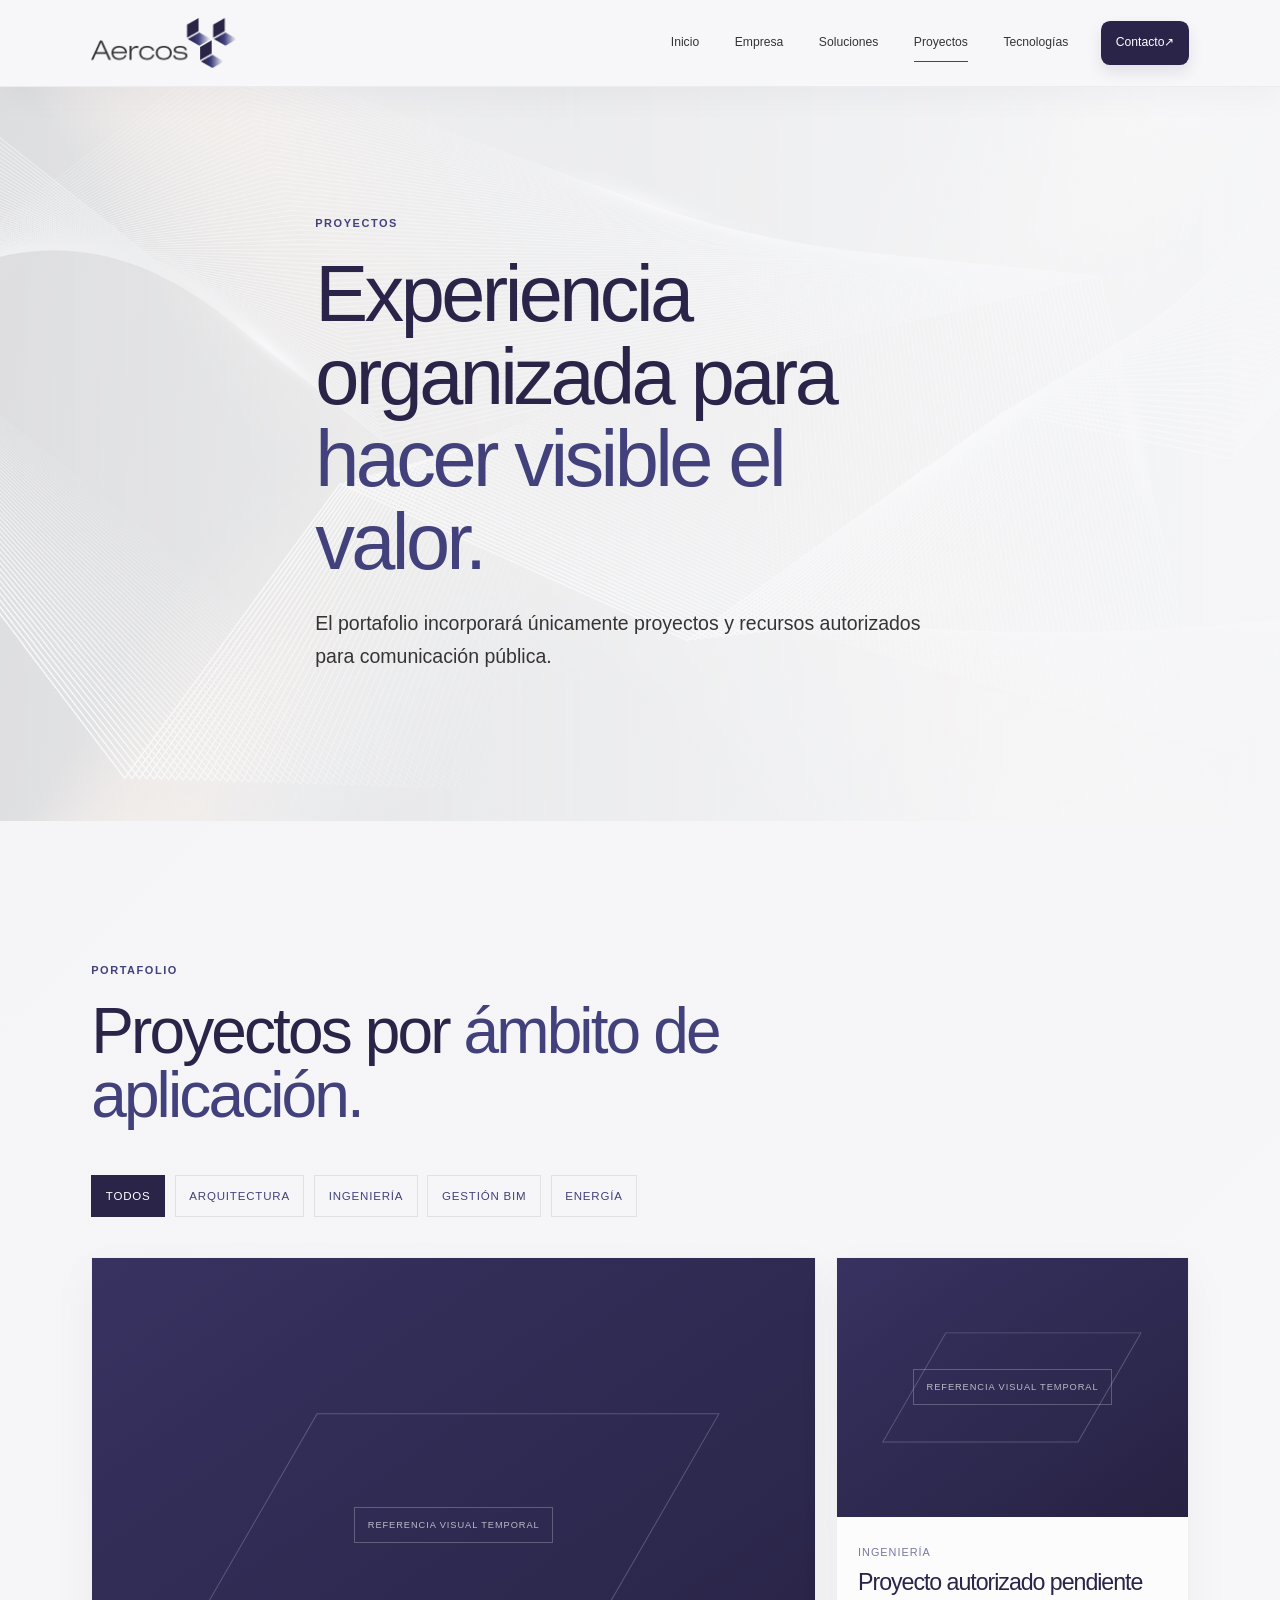
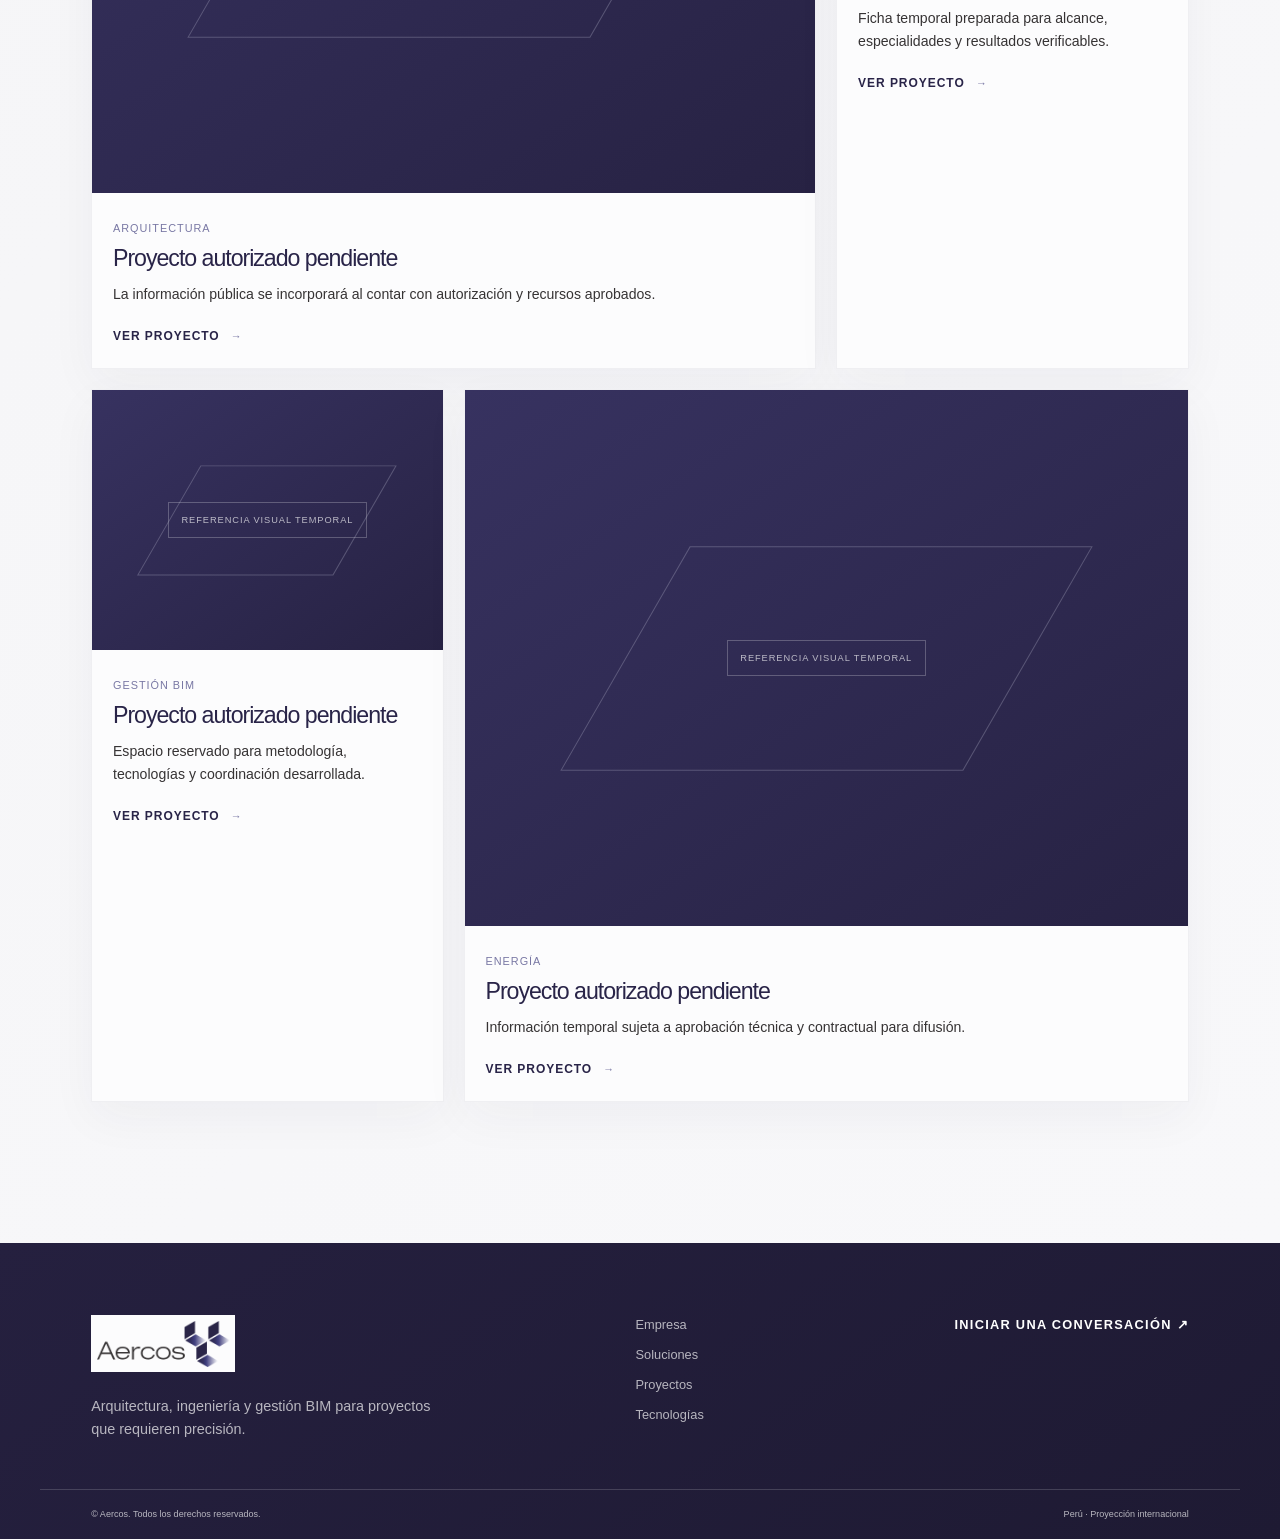
<file: proyectos.html>
<!doctype html>
<html lang="es"><head><meta charset="utf-8"><meta name="viewport" content="width=device-width, initial-scale=1"><meta name="description" content="Portafolio de proyectos de arquitectura, ingeniería y gestión BIM de Aercos."><title>Aercos | Proyectos</title><link rel="stylesheet" href="css/main.css"><script src="js/main.js" defer></script></head>
<body><a class="skip-link" href="#contenido">Saltar al contenido principal</a><header class="site-header" data-header><div class="container header__inner"><a class="brand" href="index.html" aria-label="Aercos, inicio"><img src="img/logo-aercos.png" alt="Aercos" width="300" height="108"></a><button class="nav-toggle" type="button" aria-expanded="false" aria-controls="site-navigation" data-nav-toggle><span class="visually-hidden">Abrir menú de navegación</span><span></span><span></span></button><nav class="site-nav" id="site-navigation" aria-label="Navegación principal" data-nav><a href="index.html">Inicio</a><a href="empresa.html">Empresa</a><a href="soluciones.html">Soluciones</a><a class="is-active" href="proyectos.html" aria-current="page">Proyectos</a><a href="tecnologias.html">Tecnologías</a><a class="nav-contact" href="contacto.html">Contacto <span aria-hidden="true">↗</span></a></nav></div></header>
<main id="contenido"><section class="page-hero"><div class="container page-hero__content reveal"><p class="eyebrow">Proyectos</p><h1>Experiencia organizada para <em>hacer visible el valor.</em></h1><p class="page-hero__lead">El portafolio incorporará únicamente proyectos y recursos autorizados para comunicación pública.</p></div></section><section class="section"><div class="container"><div class="section-heading reveal"><div><p class="eyebrow">Portafolio</p><h2>Proyectos por <em>ámbito de aplicación.</em></h2></div></div><div class="filter-bar reveal" aria-label="Filtrar proyectos"><button type="button" data-project-filter="all" aria-pressed="true">Todos</button><button type="button" data-project-filter="arquitectura" aria-pressed="false">Arquitectura</button><button type="button" data-project-filter="ingenieria" aria-pressed="false">Ingeniería</button><button type="button" data-project-filter="bim" aria-pressed="false">Gestión BIM</button><button type="button" data-project-filter="energia" aria-pressed="false">Energía</button></div><div class="portfolio-grid" data-project-grid><article class="portfolio-card reveal" data-project-category="arquitectura"><div class="portfolio-card__visual"><span>Referencia visual temporal</span></div><div class="portfolio-card__content"><span>Arquitectura</span><h2>Proyecto autorizado pendiente</h2><p>La información pública se incorporará al contar con autorización y recursos aprobados.</p><a class="text-link" href="contacto.html">Ver proyecto <span>→</span></a></div></article><article class="portfolio-card reveal" data-project-category="ingenieria"><div class="portfolio-card__visual"><span>Referencia visual temporal</span></div><div class="portfolio-card__content"><span>Ingeniería</span><h2>Proyecto autorizado pendiente</h2><p>Ficha temporal preparada para alcance, especialidades y resultados verificables.</p><a class="text-link" href="contacto.html">Ver proyecto <span>→</span></a></div></article><article class="portfolio-card reveal" data-project-category="bim"><div class="portfolio-card__visual"><span>Referencia visual temporal</span></div><div class="portfolio-card__content"><span>Gestión BIM</span><h2>Proyecto autorizado pendiente</h2><p>Espacio reservado para metodología, tecnologías y coordinación desarrollada.</p><a class="text-link" href="contacto.html">Ver proyecto <span>→</span></a></div></article><article class="portfolio-card reveal" data-project-category="energia"><div class="portfolio-card__visual"><span>Referencia visual temporal</span></div><div class="portfolio-card__content"><span>Energía</span><h2>Proyecto autorizado pendiente</h2><p>Información temporal sujeta a aprobación técnica y contractual para difusión.</p><a class="text-link" href="contacto.html">Ver proyecto <span>→</span></a></div></article></div></div></section></main>
<footer class="site-footer"><div class="container footer__main"><div class="footer__brand"><a class="brand brand--footer" href="index.html"><img src="img/logo-aercos.png" alt="Aercos" width="300" height="108"></a><p>Arquitectura, ingeniería y gestión BIM para proyectos que requieren precisión.</p></div><nav class="footer__nav" aria-label="Navegación del pie de página"><a href="empresa.html">Empresa</a><a href="soluciones.html">Soluciones</a><a href="proyectos.html">Proyectos</a><a href="tecnologias.html">Tecnologías</a></nav><a class="footer__contact" href="contacto.html">Iniciar una conversación <span>↗</span></a></div><div class="container footer__meta"><small>© Aercos. Todos los derechos reservados.</small><small>Perú · Proyección internacional</small></div></footer></body></html>
</file>
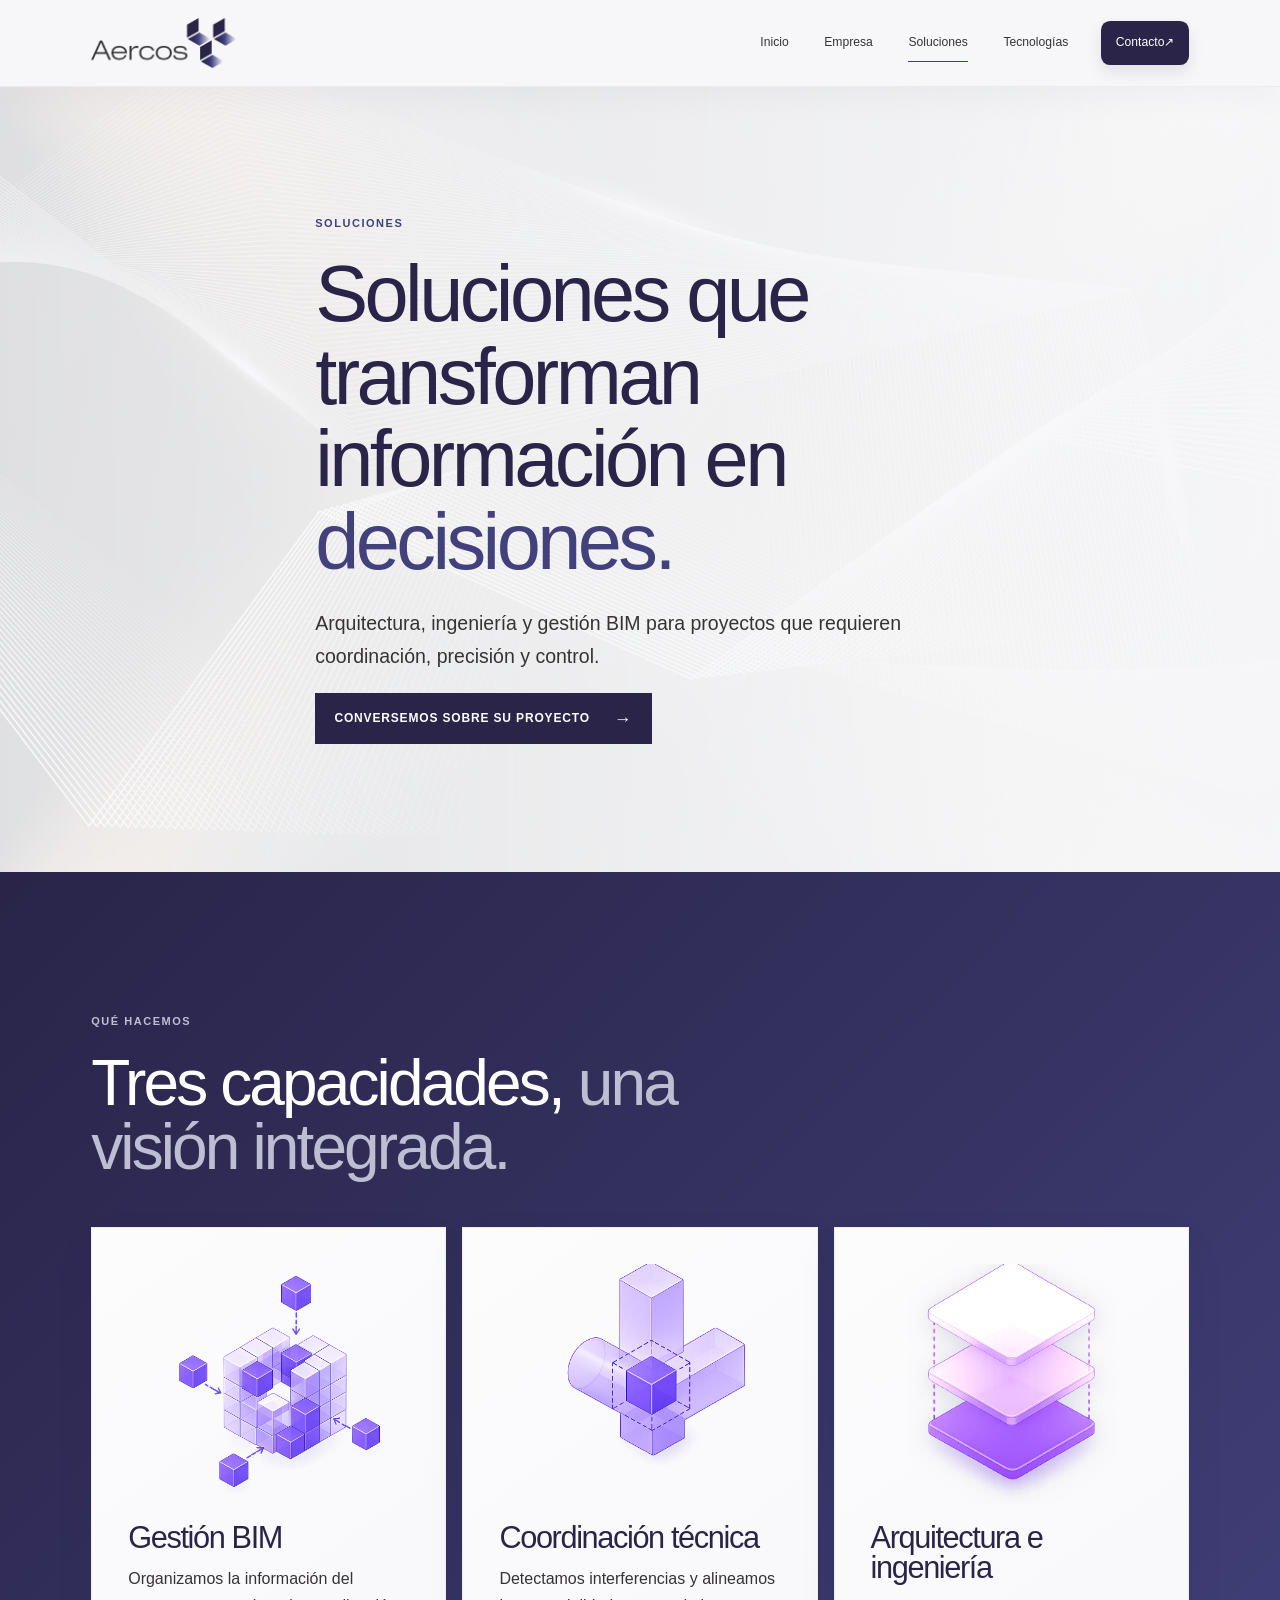
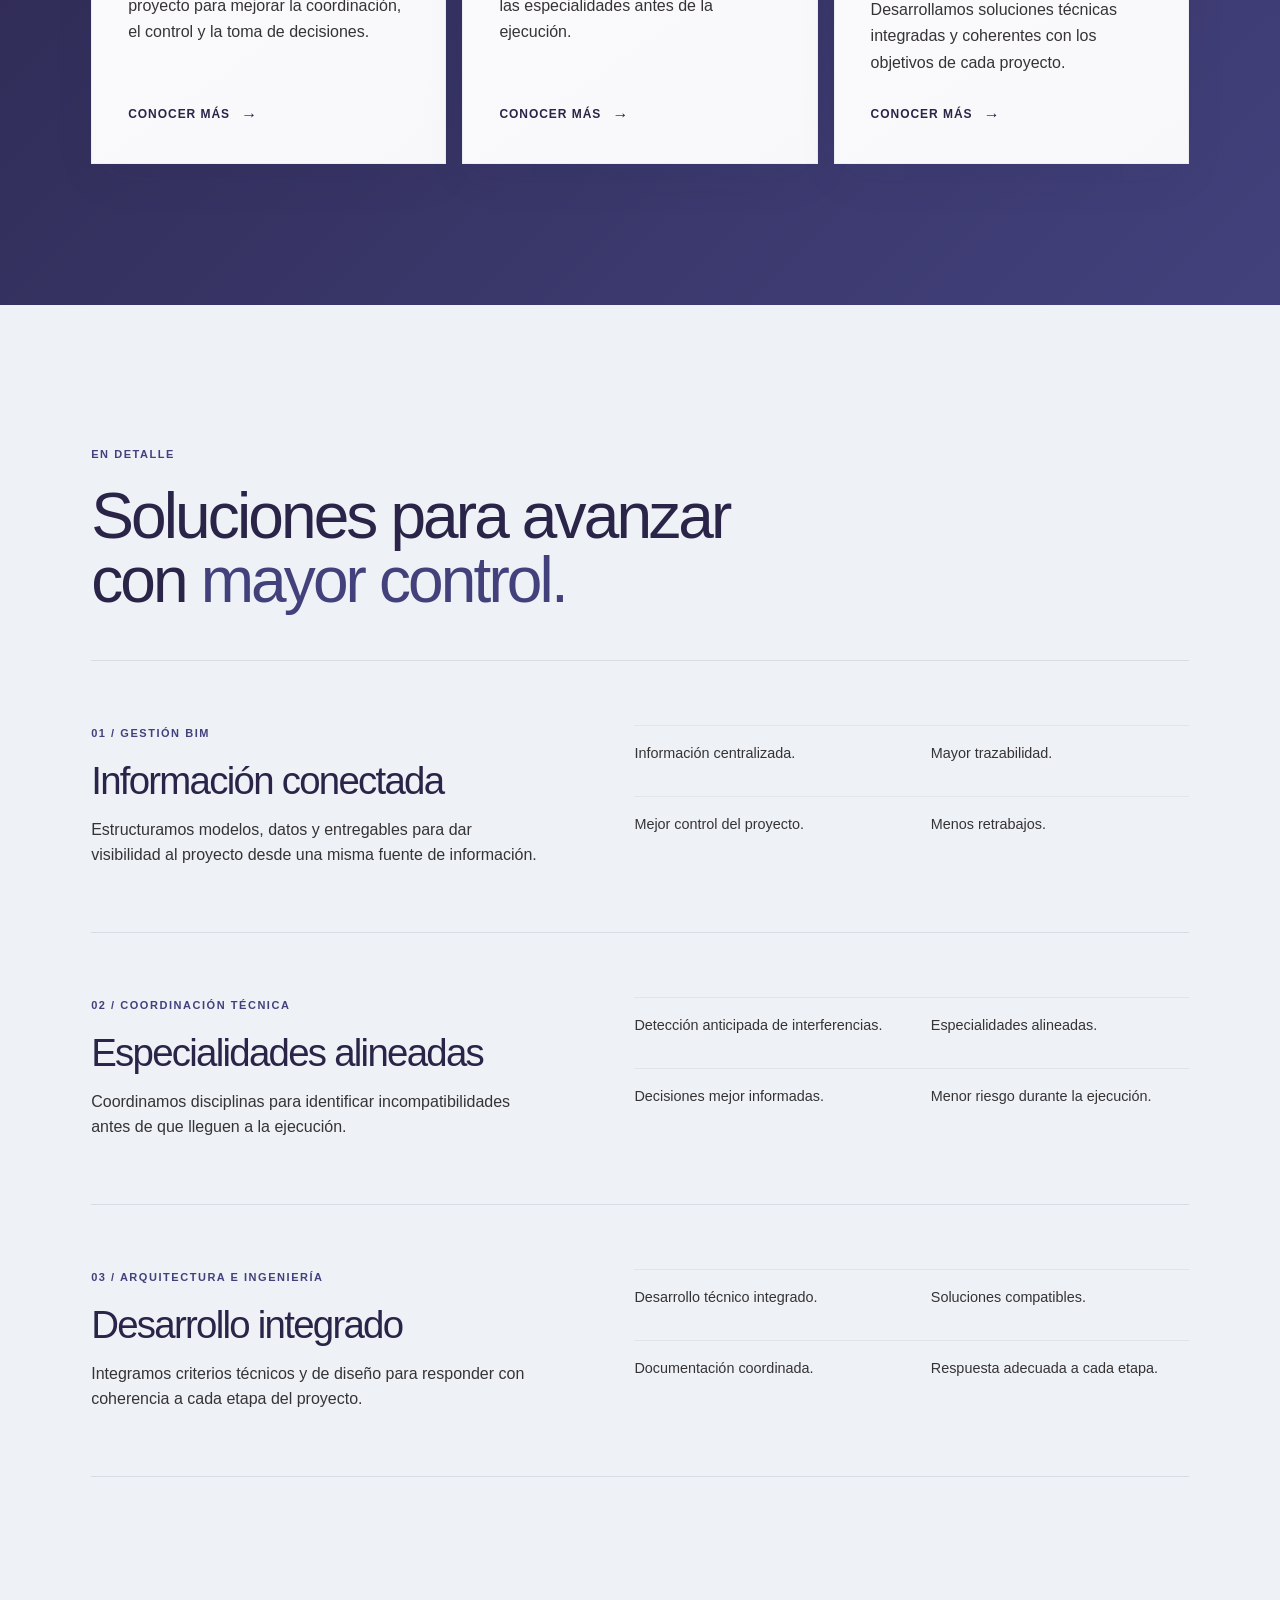
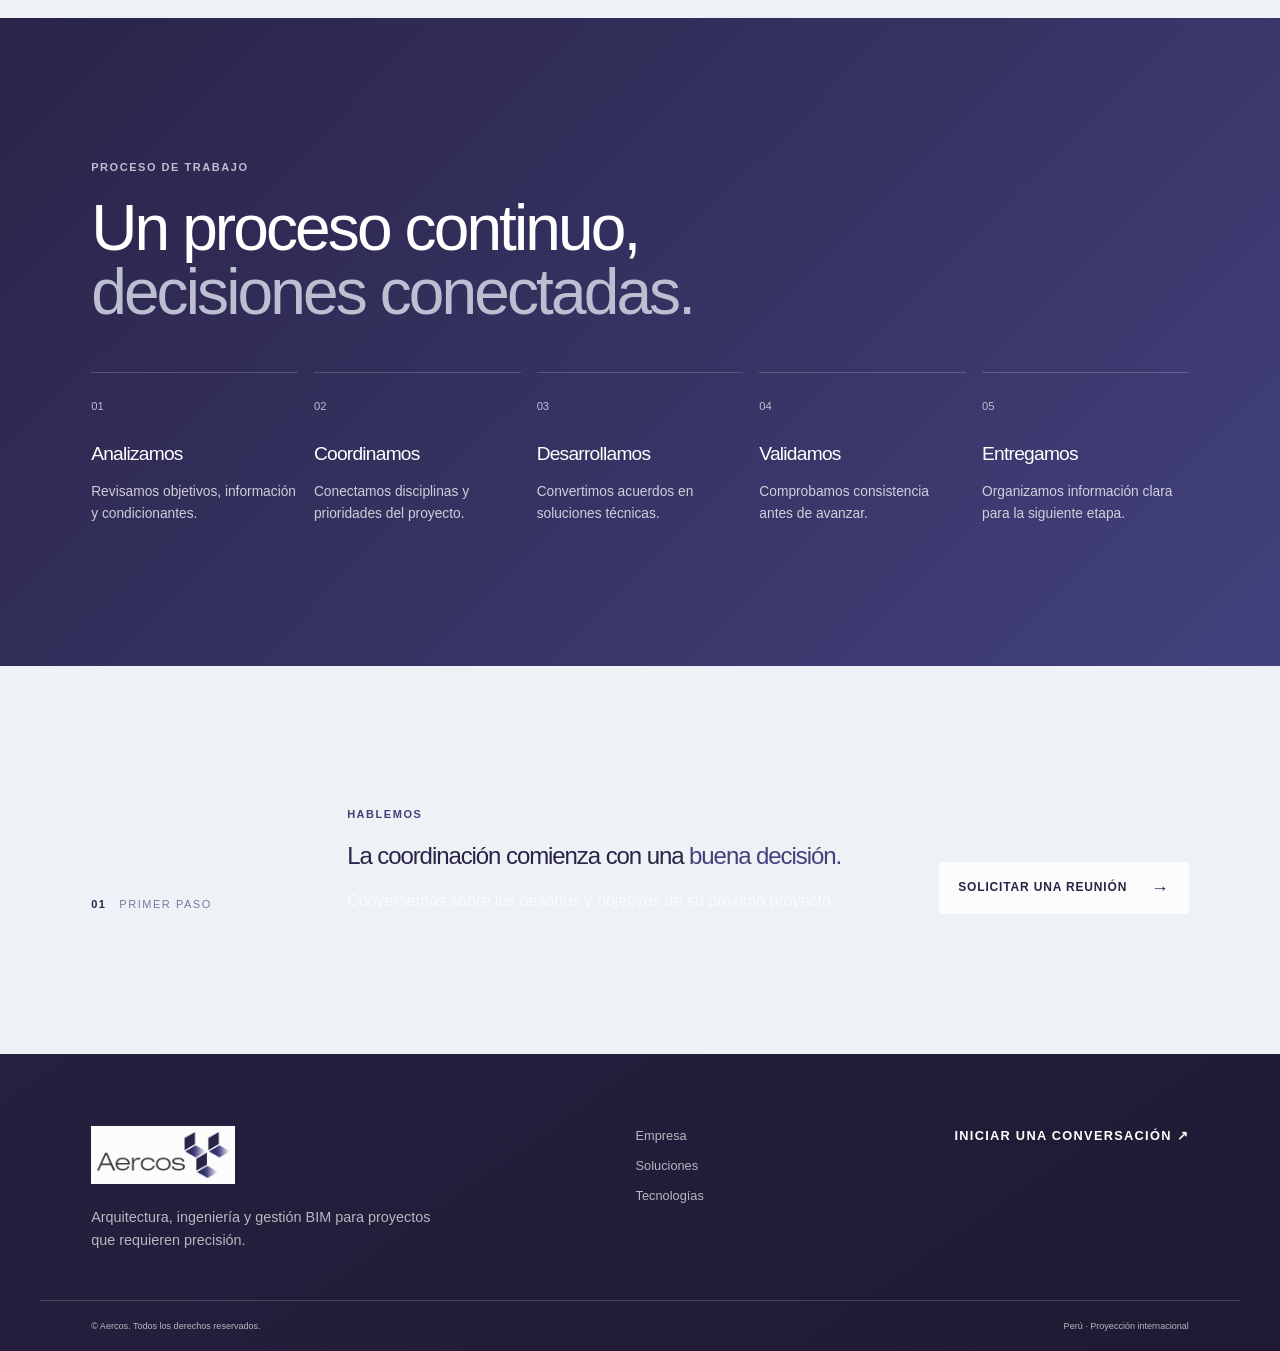
<file: soluciones.html>
<!doctype html>
<html lang="es">
  <head>
    <meta charset="utf-8">
    <meta name="viewport" content="width=device-width, initial-scale=1">
    <meta name="description" content="Soluciones de arquitectura, ingeniería y gestión BIM para proyectos que requieren coordinación técnica, información conectada y control en cada etapa.">
    <title>Aercos | Soluciones de arquitectura, ingeniería y BIM</title>
    <link rel="canonical" href="https://aercos.ch/soluciones.html">
    <link rel="icon" type="image/png" href="img/logo-aercos.png">
    <meta property="og:title" content="Aercos | Soluciones de arquitectura, ingeniería y BIM">
    <meta property="og:description" content="Soluciones de arquitectura, ingeniería y gestión BIM para proyectos que requieren coordinación técnica, información conectada y control en cada etapa.">
    <meta property="og:type" content="website">
    <meta property="og:image" content="https://aercos.ch/img/og-image.jpg">
    <meta property="og:url" content="https://aercos.ch/soluciones.html">
    <meta property="og:site_name" content="Aercos">
    <meta name="twitter:card" content="summary_large_image">
    <meta name="twitter:title" content="Aercos | Soluciones de arquitectura, ingeniería y BIM">
    <meta name="twitter:description" content="Soluciones de arquitectura, ingeniería y gestión BIM para proyectos que requieren coordinación técnica, información conectada y control en cada etapa.">
    <meta name="twitter:image" content="https://aercos.ch/img/og-image.jpg">
    <link rel="stylesheet" href="css/main.css">
    <script src="js/main.js" defer></script>
  </head>
  <body>
    <a class="skip-link" href="#contenido">Saltar al contenido principal</a>
    <header class="site-header" data-header>
      <div class="container header__inner">
        <a class="brand" href="/" aria-label="Aercos, inicio"><img src="img/logo-aercos.png" alt="Aercos" width="300" height="108"></a>
        <button class="nav-toggle" type="button" aria-expanded="false" aria-controls="site-navigation" data-nav-toggle><span class="visually-hidden">Abrir menú de navegación</span><span></span><span></span></button>
        <nav class="site-nav" id="site-navigation" aria-label="Navegación principal" data-nav><a href="/">Inicio</a><a href="empresa.html">Empresa</a><a class="is-active" href="soluciones.html" aria-current="page">Soluciones</a><a href="tecnologias.html">Tecnologías</a><a class="nav-contact" href="contacto.html">Contacto <span aria-hidden="true">↗</span></a></nav>
      </div>
    </header>

    <main id="contenido">
      <section class="page-hero" aria-labelledby="soluciones-title">
        <div class="container page-hero__content reveal">
          <p class="eyebrow">Soluciones</p>
          <h1 id="soluciones-title">Soluciones que transforman información en <em>decisiones.</em></h1>
          <p class="page-hero__lead">Arquitectura, ingeniería y gestión BIM para proyectos que requieren coordinación, precisión y control.</p>
          <a class="button button--primary" href="contacto.html">Conversemos sobre su proyecto <span aria-hidden="true">→</span></a>
        </div>
      </section>

      <section class="section solutions-summary" aria-labelledby="resumen-title">
        <div class="container">
          <div class="section-heading reveal"><div><p class="eyebrow">Qué hacemos</p><h2 id="resumen-title">Tres capacidades, <em>una visión integrada.</em></h2></div></div>
          <div class="solution-grid solution-grid--three">
            <article class="solution-card solution-card--summary reveal"><span class="service-card__icon icon-bim"><img src="img/capacidades/gestion-bim.png" alt="" aria-hidden="true" loading="lazy" decoding="async"></span><h3>Gestión BIM</h3><p>Organizamos la información del proyecto para mejorar la coordinación, el control y la toma de decisiones.</p><a class="text-link" href="#gestion-bim">Conocer más <span aria-hidden="true">→</span></a></article>
            <article class="solution-card solution-card--summary reveal"><span class="service-card__icon icon-coordination"><img src="img/capacidades/coordinacion-tecnica.png" alt="" aria-hidden="true" loading="lazy" decoding="async"></span><h3>Coordinación técnica</h3><p>Detectamos interferencias y alineamos las especialidades antes de la ejecución.</p><a class="text-link" href="#coordinacion-tecnica">Conocer más <span aria-hidden="true">→</span></a></article>
            <article class="solution-card solution-card--summary reveal"><span class="service-card__icon icon-architecture"><img src="img/capacidades/arquitectura-ingenieria.png" alt="" aria-hidden="true" loading="lazy" decoding="async"></span><h3>Arquitectura e ingeniería</h3><p>Desarrollamos soluciones técnicas integradas y coherentes con los objetivos de cada proyecto.</p><a class="text-link" href="#arquitectura-ingenieria">Conocer más <span aria-hidden="true">→</span></a></article>
          </div>
        </div>
      </section>

      <section class="section section--tint solutions-details" aria-labelledby="detalle-title">
        <div class="container">
          <div class="section-heading reveal"><div><p class="eyebrow">En detalle</p><h2 id="detalle-title">Soluciones para avanzar con <em>mayor control.</em></h2></div></div>
          <div class="solution-details">
            <article class="solution-detail reveal" id="gestion-bim"><div><p class="eyebrow">01 / Gestión BIM</p><h3>Información conectada</h3><p>Estructuramos modelos, datos y entregables para dar visibilidad al proyecto desde una misma fuente de información.</p></div><ul><li>Información centralizada.</li><li>Mayor trazabilidad.</li><li>Mejor control del proyecto.</li><li>Menos retrabajos.</li></ul></article>
            <article class="solution-detail reveal" id="coordinacion-tecnica"><div><p class="eyebrow">02 / Coordinación técnica</p><h3>Especialidades alineadas</h3><p>Coordinamos disciplinas para identificar incompatibilidades antes de que lleguen a la ejecución.</p></div><ul><li>Detección anticipada de interferencias.</li><li>Especialidades alineadas.</li><li>Decisiones mejor informadas.</li><li>Menor riesgo durante la ejecución.</li></ul></article>
            <article class="solution-detail reveal" id="arquitectura-ingenieria"><div><p class="eyebrow">03 / Arquitectura e ingeniería</p><h3>Desarrollo integrado</h3><p>Integramos criterios técnicos y de diseño para responder con coherencia a cada etapa del proyecto.</p></div><ul><li>Desarrollo técnico integrado.</li><li>Soluciones compatibles.</li><li>Documentación coordinada.</li><li>Respuesta adecuada a cada etapa.</li></ul></article>
          </div>
        </div>
      </section>

      <section class="section solutions-process" aria-labelledby="proceso-title">
        <div class="container">
          <div class="section-heading reveal"><div><p class="eyebrow">Proceso de trabajo</p><h2 id="proceso-title">Un proceso continuo, <em>decisiones conectadas.</em></h2></div></div>
          <ol class="process-flow reveal"><li><span>01</span><strong>Analizamos</strong><p>Revisamos objetivos, información y condicionantes.</p></li><li><span>02</span><strong>Coordinamos</strong><p>Conectamos disciplinas y prioridades del proyecto.</p></li><li><span>03</span><strong>Desarrollamos</strong><p>Convertimos acuerdos en soluciones técnicas.</p></li><li><span>04</span><strong>Validamos</strong><p>Comprobamos consistencia antes de avanzar.</p></li><li><span>05</span><strong>Entregamos</strong><p>Organizamos información clara para la siguiente etapa.</p></li></ol>
        </div>
      </section>

      <section class="section section--dark solution-cta" aria-labelledby="cta-title">
        <div class="container cta__grid reveal"><p class="section-number">01 <span>Primer paso</span></p><div><p class="eyebrow">Hablemos</p><h2 id="cta-title">La coordinación comienza con una <em>buena decisión.</em></h2><p>Conversemos sobre los desafíos y objetivos de su próximo proyecto.</p></div><a class="button button--light" href="contacto.html">Solicitar una reunión <span aria-hidden="true">→</span></a></div>
      </section>
    </main>

    <footer class="site-footer">
      <div class="container footer__main"><div class="footer__brand"><a class="brand brand--footer" href="/" aria-label="Aercos, inicio"><img src="img/logo-aercos.png" alt="Aercos" width="300" height="108"></a><p>Arquitectura, ingeniería y gestión BIM para proyectos que requieren precisión.</p></div><nav class="footer__nav" aria-label="Navegación del pie de página"><a href="empresa.html">Empresa</a><a href="soluciones.html">Soluciones</a><a href="tecnologias.html">Tecnologías</a></nav><a class="footer__contact" href="contacto.html">Iniciar una conversación <span aria-hidden="true">↗</span></a></div>
      <div class="container footer__meta"><small>© Aercos. Todos los derechos reservados.</small><small>Perú · Proyección internacional</small></div>
    </footer>
  </body>
</html>
</file>
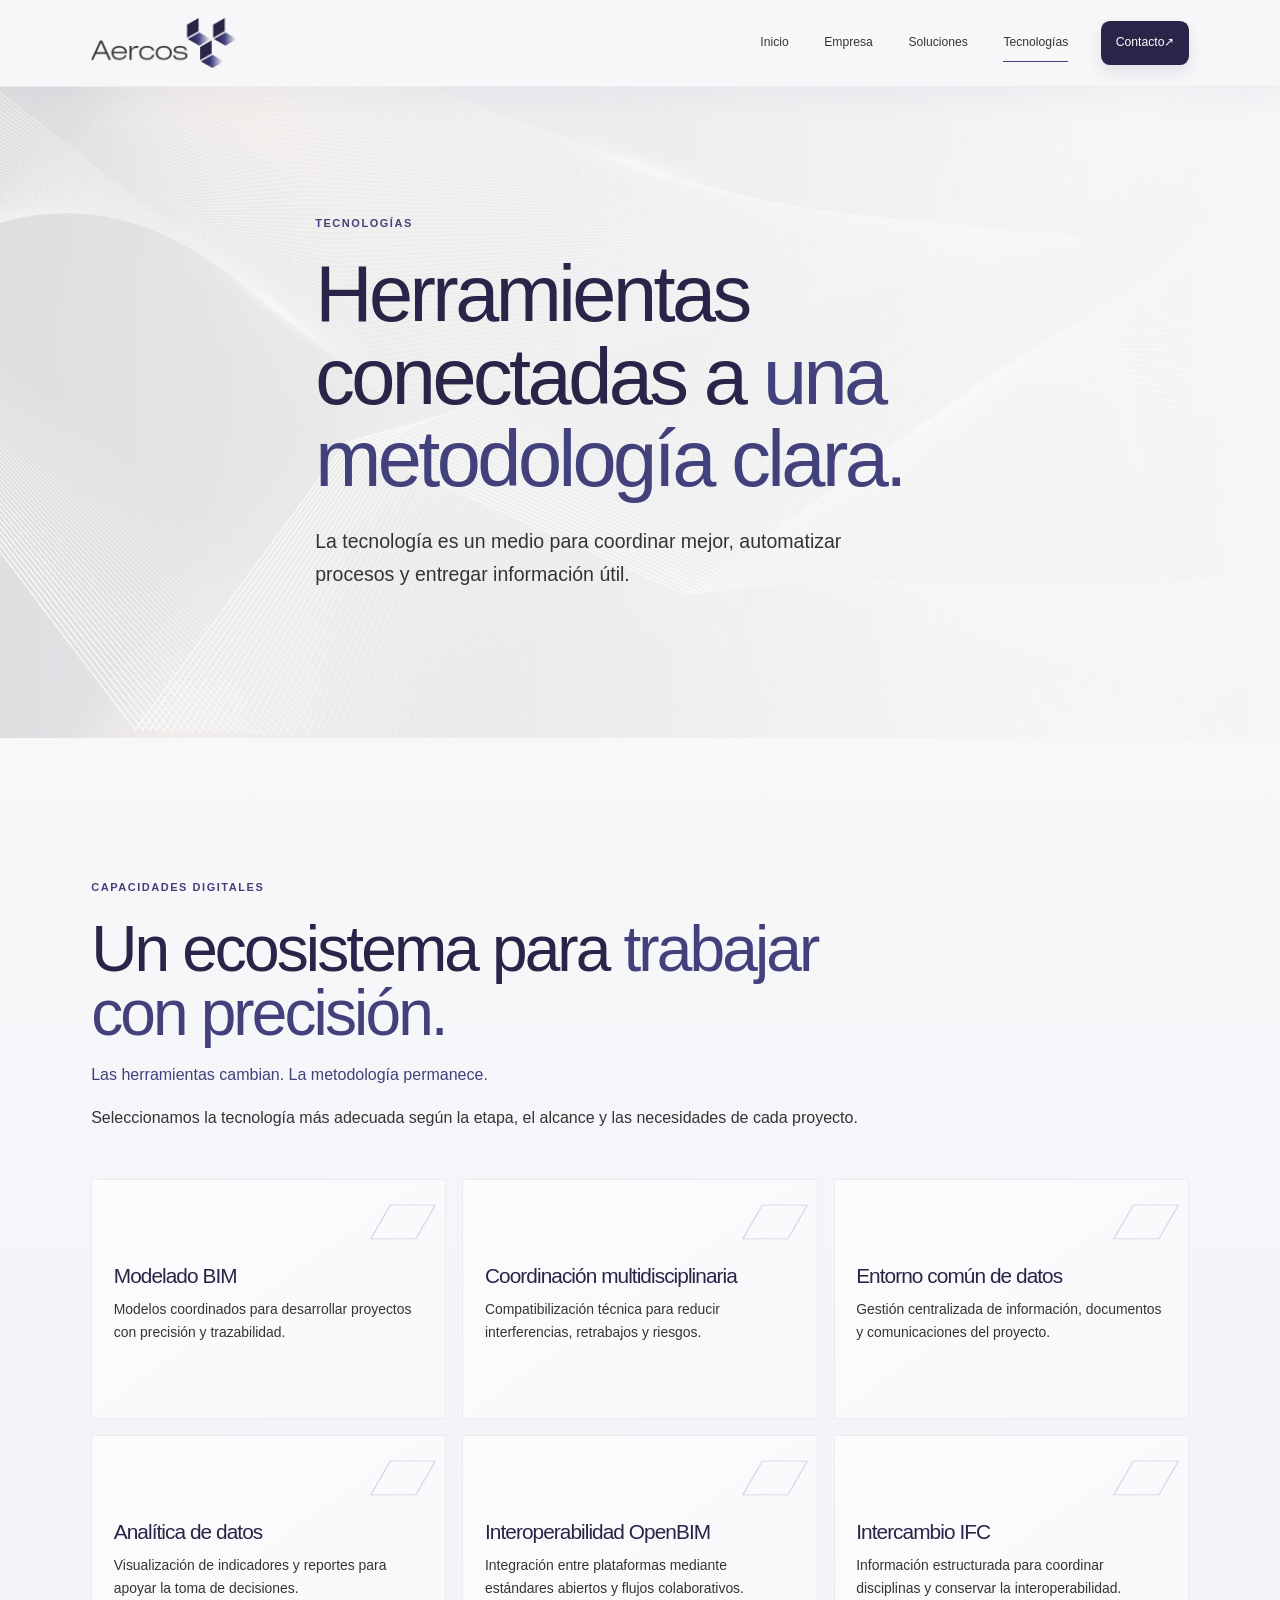
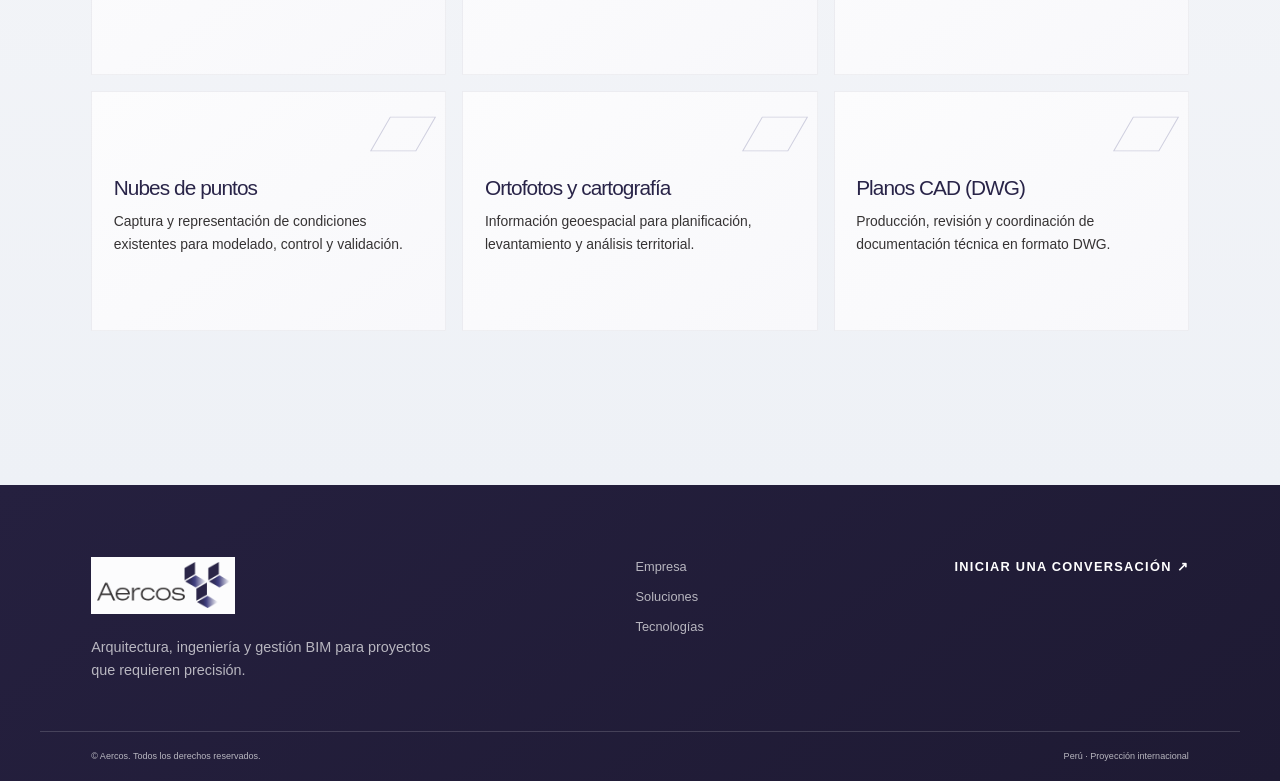
<file: tecnologias.html>
<!doctype html>
<html lang="es">
  <head>
    <meta charset="utf-8">
    <meta name="viewport" content="width=device-width, initial-scale=1">
    <meta name="description" content="Capacidades digitales de Aercos para integrar modelos, datos y documentación técnica en proyectos coordinados, trazables, interoperables y eficientes.">
    <title>Aercos | Capacidades digitales para proyectos BIM</title>
    <link rel="canonical" href="https://aercos.ch/tecnologias.html">
    <link rel="icon" type="image/png" href="img/logo-aercos.png">
    <meta property="og:title" content="Aercos | Capacidades digitales para proyectos BIM">
    <meta property="og:description" content="Capacidades digitales de Aercos para integrar modelos, datos y documentación técnica en proyectos coordinados, trazables, interoperables y eficientes.">
    <meta property="og:type" content="website">
    <meta property="og:image" content="https://aercos.ch/img/og-image.jpg">
    <meta property="og:url" content="https://aercos.ch/tecnologias.html">
    <meta property="og:site_name" content="Aercos">
    <meta name="twitter:card" content="summary_large_image">
    <meta name="twitter:title" content="Aercos | Capacidades digitales para proyectos BIM">
    <meta name="twitter:description" content="Capacidades digitales de Aercos para integrar modelos, datos y documentación técnica en proyectos coordinados, trazables, interoperables y eficientes.">
    <meta name="twitter:image" content="https://aercos.ch/img/og-image.jpg">
    <link rel="stylesheet" href="css/main.css">
    <script src="js/main.js" defer></script>
  </head>
  <body>
    <a class="skip-link" href="#contenido">Saltar al contenido principal</a>
    <header class="site-header" data-header>
      <div class="container header__inner">
        <a class="brand" href="/" aria-label="Aercos, inicio"><img src="img/logo-aercos.png" alt="Aercos" width="300" height="108"></a>
        <button class="nav-toggle" type="button" aria-expanded="false" aria-controls="site-navigation" data-nav-toggle><span class="visually-hidden">Abrir menú de navegación</span><span></span><span></span></button>
        <nav class="site-nav" id="site-navigation" aria-label="Navegación principal" data-nav><a href="/">Inicio</a><a href="empresa.html">Empresa</a><a href="soluciones.html">Soluciones</a><a class="is-active" href="tecnologias.html" aria-current="page">Tecnologías</a><a class="nav-contact" href="contacto.html">Contacto <span aria-hidden="true">↗</span></a></nav>
      </div>
    </header>

    <main id="contenido">
      <section class="page-hero" aria-labelledby="tecnologias-title">
        <div class="container page-hero__content reveal"><p class="eyebrow">Tecnologías</p><h1 id="tecnologias-title">Herramientas conectadas a <em>una metodología clara.</em></h1><p class="page-hero__lead">La tecnología es un medio para coordinar mejor, automatizar procesos y entregar información útil.</p></div>
      </section>

      <section class="section technologies-capabilities" aria-labelledby="capacidades-title">
        <div class="container">
          <div class="section-heading tech-heading reveal"><div><p class="eyebrow">Capacidades digitales</p><h2 id="capacidades-title">Un ecosistema para <em>trabajar con precisión.</em></h2><p>Las herramientas cambian. La metodología permanece.</p><p>Seleccionamos la tecnología más adecuada según la etapa, el alcance y las necesidades de cada proyecto.</p></div></div>
          <div class="tech-grid tech-grid--capabilities">
            <article class="tech-card reveal"><h3>Modelado BIM</h3><p>Modelos coordinados para desarrollar proyectos con precisión y trazabilidad.</p></article>
            <article class="tech-card reveal"><h3>Coordinación multidisciplinaria</h3><p>Compatibilización técnica para reducir interferencias, retrabajos y riesgos.</p></article>
            <article class="tech-card reveal"><h3>Entorno común de datos</h3><p>Gestión centralizada de información, documentos y comunicaciones del proyecto.</p></article>
            <article class="tech-card reveal"><h3>Analítica de datos</h3><p>Visualización de indicadores y reportes para apoyar la toma de decisiones.</p></article>
            <article class="tech-card reveal"><h3>Interoperabilidad OpenBIM</h3><p>Integración entre plataformas mediante estándares abiertos y flujos colaborativos.</p></article>
            <article class="tech-card reveal"><h3>Intercambio IFC</h3><p>Información estructurada para coordinar disciplinas y conservar la interoperabilidad.</p></article>
            <article class="tech-card reveal"><h3>Nubes de puntos</h3><p>Captura y representación de condiciones existentes para modelado, control y validación.</p></article>
            <article class="tech-card reveal"><h3>Ortofotos y cartografía</h3><p>Información geoespacial para planificación, levantamiento y análisis territorial.</p></article>
            <article class="tech-card reveal"><h3>Planos CAD (DWG)</h3><p>Producción, revisión y coordinación de documentación técnica en formato DWG.</p></article>
          </div>
        </div>
      </section>
    </main>

    <footer class="site-footer">
      <div class="container footer__main"><div class="footer__brand"><a class="brand brand--footer" href="/" aria-label="Aercos, inicio"><img src="img/logo-aercos.png" alt="Aercos" width="300" height="108"></a><p>Arquitectura, ingeniería y gestión BIM para proyectos que requieren precisión.</p></div><nav class="footer__nav" aria-label="Navegación del pie de página"><a href="empresa.html">Empresa</a><a href="soluciones.html">Soluciones</a><a href="tecnologias.html">Tecnologías</a></nav><a class="footer__contact" href="contacto.html">Iniciar una conversación <span aria-hidden="true">↗</span></a></div>
      <div class="container footer__meta"><small>© Aercos. Todos los derechos reservados.</small><small>Perú · Proyección internacional</small></div>
    </footer>
  </body>
</html>
</file>
<file: css/main.css>
:root {
  --ink: #292448;
  --ink-soft: #42417c;
  --ink-muted: #7978a4;
  --charcoal: #363334;
  --mist: #bebed2;
  --paper: #f5f5f7;
  --canvas: #f8f8fa;
  --surface: #fcfcfd;
  --surface-soft: #f1f1f4;
  --line: rgba(41, 36, 72, 0.1);
  --line-soft: rgba(41, 36, 72, 0.06);
  --shadow-soft: 0 1rem 2.8rem rgba(41, 36, 72, 0.045);
  --shadow-floating: 0 0.75rem 2rem rgba(41, 36, 72, 0.055);
  --font-sans: "Helvetica Neue", Helvetica, Inter, Arial, sans-serif;
  --page-gutter: clamp(1.25rem, 4vw, 4rem);
  --content-width: 75rem;
  --ease-out: cubic-bezier(0.16, 1, 0.3, 1);
  --duration-fast: 220ms;
  --duration-standard: 360ms;
}

* { box-sizing: border-box; }
html { scroll-behavior: smooth; }
body { margin: 0; background: linear-gradient(180deg, var(--paper), #f7f7f9); color: var(--charcoal); font-family: var(--font-sans); font-size: 1rem; line-height: 1.6; }
img { display: block; max-width: 100%; }
a { color: inherit; text-decoration: none; }
button { font: inherit; }
h1, h2, h3, p { margin-top: 0; }
h1, h2, h3 { color: var(--ink); font-weight: 400; letter-spacing: -0.045em; line-height: 1; }
h1 em, h2 em { color: var(--ink-soft); font-style: normal; }

.container { margin-inline: auto; max-width: var(--content-width); padding-inline: var(--page-gutter); }
.section { background: linear-gradient(135deg, var(--paper), var(--canvas)); padding-block: clamp(5rem, 11vw, 9rem); }
.section--tint { background: linear-gradient(135deg, var(--canvas), #f4f4f7); }
.section--dark { background: linear-gradient(135deg, #282443, #24203e); color: rgba(255, 255, 255, 0.76); }
main { background: transparent; }
main > section.home-about { background: #f6f7fa !important; }
main > section.home-capabilities, main > section.home-technologies { background: linear-gradient(135deg, #292448, #42417c) !important; color: rgba(255, 255, 255, 0.76); }
main > section.home-sectors { background: #eef1f6 !important; }
main > section.home-cta { background: #eef1f6 !important; color: var(--charcoal); }
.home-capabilities .section-heading h2, .home-technologies h2 { color: #fff; }.home-capabilities .section-heading h2 em, .home-technologies h2 em { color: var(--mist); }.home-capabilities .section-heading .eyebrow, .home-technologies .eyebrow { color: var(--mist); }.home-capabilities .section-heading .text-link { color: #fff; }.home-capabilities .service-card p { color: var(--charcoal); opacity: 1; }.home-technologies .button--outline { border-color: rgba(255, 255, 255, 0.65); color: #fff; }.home-technologies .button--outline:hover { background: rgba(255, 255, 255, 0.12); color: #fff; }
.home-cta h2 { color: var(--ink); }.home-cta h2 em { color: var(--ink-soft); }.home-cta .eyebrow, .home-cta .section-number { color: var(--ink-soft); }.home-cta .section-number span { color: var(--ink-muted); }.home-cta .button--primary { background: var(--ink); color: #fff; }.home-cta .button--primary:hover { background: var(--ink-soft); }
.eyebrow, .section-number { color: var(--ink-soft); font-size: 0.6875rem; font-weight: 700; letter-spacing: 0.14em; margin-bottom: 1.25rem; text-transform: uppercase; }
.section-number { display: flex; gap: 0.8rem; margin: 0; white-space: nowrap; }
.section-number span { color: var(--ink-muted); font-weight: 500; }
.button { align-items: center; display: inline-flex; font-size: 0.75rem; font-weight: 700; gap: 1.5rem; justify-content: space-between; letter-spacing: 0.07em; padding: 1rem 1.2rem; text-transform: uppercase; transition: background-color var(--duration-fast) ease, box-shadow var(--duration-fast) ease, color var(--duration-fast) ease, transform var(--duration-fast) var(--ease-out); }
.button span { font-size: 1.1rem; line-height: 0; }
.button:hover { box-shadow: 0 0.7rem 1.3rem rgba(41, 36, 72, 0.13); transform: translateY(-2px); }
.button--primary { background: var(--ink); color: #fff; }
.button--primary:hover { background: var(--ink-soft); }
.button--outline { border: 1px solid var(--ink); color: var(--ink); }
.button--outline:hover { background: var(--ink); color: #fff; }
.button--light { background: var(--surface); color: var(--ink); }
.button--light:hover { background: var(--mist); }
.text-link { align-items: center; color: var(--ink); display: inline-flex; font-size: 0.75rem; font-weight: 700; gap: 0.7rem; letter-spacing: 0.08em; text-transform: uppercase; }
.text-link span { font-size: 1rem; transition: transform var(--duration-fast) var(--ease-out); }
.text-link:hover span { transform: translateX(4px); }
.text-link--light { color: #fff; }
.skip-link { background: var(--ink); color: #fff; left: 1rem; padding: 0.7rem 1rem; position: fixed; top: -5rem; z-index: 10; }
.skip-link:focus { top: 1rem; }
.visually-hidden { height: 1px; margin: -1px; overflow: hidden; position: absolute; width: 1px; clip: rect(0, 0, 0, 0); }

.site-header { backdrop-filter: blur(18px) saturate(125%); -webkit-backdrop-filter: blur(18px) saturate(125%); background: rgba(248, 248, 250, 0.76); border-bottom: 1px solid rgba(41, 36, 72, 0.055); box-shadow: 0 0.7rem 2rem rgba(41, 36, 72, 0.035); position: sticky; top: 0; transition: background-color var(--duration-standard) ease, box-shadow var(--duration-standard) ease, border-color var(--duration-standard) ease; z-index: 20; }
.site-header.is-scrolled { background: rgba(248, 248, 250, 0.9); border-color: var(--line); box-shadow: var(--shadow-floating); }
.header__inner { align-items: center; display: flex; height: 5.4rem; justify-content: space-between; }
.brand { display: block; width: 9.1rem; }
.brand img { height: auto; width: 100%; }
.site-nav { align-items: center; display: flex; gap: clamp(1rem, 2.4vw, 2rem); }
.site-nav > a { align-items: center; color: var(--charcoal); display: inline-flex; font-size: 0.76rem; font-weight: 500; min-height: 2.75rem; padding-inline: 0.15rem; position: relative; }
.site-nav > a:not(.nav-contact)::after { background: var(--ink-soft); bottom: 0.2rem; content: ""; height: 1px; left: 0.15rem; position: absolute; transform: scaleX(0); transform-origin: right; transition: transform var(--duration-fast) var(--ease-out); width: calc(100% - 0.3rem); }
.site-nav > a:hover::after, .site-nav > a.is-active::after { transform: scaleX(1); transform-origin: left; }
.site-nav > a:focus-visible { outline-offset: 3px; }
.site-nav .nav-contact { background: var(--ink); border-radius: 0.56rem; box-shadow: 0 0.45rem 0.9rem rgba(41, 36, 72, 0.11); color: #fff; padding: 0.7rem 0.9rem; transition: background-color var(--duration-fast) ease, box-shadow var(--duration-fast) ease, transform var(--duration-fast) var(--ease-out); }
.site-nav .nav-contact:hover { box-shadow: 0 0.7rem 1.3rem rgba(41, 36, 72, 0.16); transform: translateY(-1px); }
.nav-toggle { background: transparent; border: 0; cursor: pointer; display: none; height: 2.75rem; padding: 0.75rem; width: 2.75rem; }
.nav-toggle span:not(.visually-hidden) { background: var(--ink); display: block; height: 1px; margin-block: 0.35rem; transition: transform var(--duration-fast) ease; width: 100%; }

.hero { background: var(--canvas); min-height: min(47rem, calc(100vh - 5.4rem)); overflow: hidden; padding-block: clamp(4rem, 9vw, 7.5rem) 2rem; position: relative; }
.hero__pattern { background: linear-gradient(100deg, rgba(248, 248, 250, 0.2), rgba(248, 248, 250, 0.1) 61%, rgba(248, 248, 250, 0.025)), url("../img/fondo-corporativo.jpg") center / cover; inset: 0; opacity: 0.82; pointer-events: none; position: absolute; }
.hero__grid, .hero__footer { position: relative; }
.hero__grid { align-items: end; display: grid; gap: clamp(3rem, 7vw, 8rem); grid-template-columns: minmax(0, 1.3fr) minmax(17rem, 0.7fr); }
.hero__content { max-width: 39rem; }
.hero h1 { font-size: clamp(2.8rem, 6.2vw, 5.4rem); line-height: 1.04; margin-bottom: 1.7rem; }
.hero h1 em { display: block; }
.hero__lead { color: var(--charcoal); font-size: clamp(1.05rem, 1.6vw, 1.25rem); line-height: 1.55; margin-bottom: 2.3rem; max-width: 37rem; }
.hero__actions { align-items: center; display: flex; flex-wrap: wrap; gap: 1.5rem 2rem; }
.hero-panel { background: linear-gradient(145deg, rgba(50, 45, 82, 0.95), rgba(36, 32, 62, 0.98)); box-shadow: 0 1.3rem 2.8rem rgba(41, 36, 72, 0.12); color: rgba(255, 255, 255, 0.72); padding: clamp(1.5rem, 3vw, 2.5rem); }
.hero-panel__label { color: #fff; font-size: 0.7rem; font-weight: 700; letter-spacing: 0.12em; text-transform: uppercase; }
.hero-panel__line { background: rgba(255, 255, 255, 0.25); height: 1px; margin-bottom: 0.3rem; }
.process-list { counter-reset: process; list-style: none; margin: 0; padding: 0; }
.process-list li { display: grid; gap: 0.45rem 1rem; grid-template-columns: 1.8rem 1fr; padding-block: 1.2rem; }
.process-list li + li { border-top: 1px solid rgba(255, 255, 255, 0.15); }
.process-list span { color: var(--mist); font-size: 0.7rem; grid-row: span 2; }
.process-list strong { color: #fff; font-size: 0.95rem; font-weight: 500; }
.process-list p { font-size: 0.8rem; line-height: 1.45; margin: 0; }
.hero__footer { align-items: end; display: flex; justify-content: space-between; margin-top: clamp(3rem, 7vw, 7rem); }
.hero__footer p { color: var(--ink-soft); font-size: 0.75rem; margin: 0; }
.hero__footer a { align-items: center; display: flex; flex-direction: column; font-size: 0.65rem; gap: 0.4rem; letter-spacing: 0.11em; text-transform: uppercase; }
.hero__footer i { font-size: 1rem; font-style: normal; }

.intro__grid { align-items: start; display: grid; gap: 3rem; grid-template-columns: minmax(18rem, 0.8fr) minmax(0, 1fr); }.intro__aside { align-content: start; display: grid; gap: 1.8rem; }.intro__aside .section-number { margin: 0; }.intro__visual { background: url("../img/quienes-somos-home.webp") center / cover no-repeat; border-radius: 1rem; box-shadow: var(--shadow-soft); height: clamp(17rem, 20vw, 18.5rem); overflow: hidden; position: relative; }.intro__visual > img { display: block; height: 100%; inset: 0; object-fit: cover; position: absolute; width: 100%; }
.intro__content { max-width: 48rem; }
.intro h2, .section-heading h2, .sectors h2, .technology h2, .cta h2 { font-size: clamp(2.4rem, 5vw, 4.6rem); margin-bottom: 1.8rem; }
.intro__content > p:not(.eyebrow), .technology__content > p:not(.eyebrow) { font-size: 1.08rem; line-height: 1.75; max-width: 42rem; }
.intro .text-link { margin-top: 1.3rem; }
.section-heading { align-items: end; display: flex; gap: 2rem; justify-content: space-between; margin-bottom: 3rem; }
.section-heading > div { max-width: 45rem; }
.section-heading h2 { margin-bottom: 0; }
.service-grid { display: grid; gap: clamp(1rem, 1.7vw, 1.5rem); grid-template-columns: repeat(3, 1fr); }
.service-card { background: linear-gradient(145deg, var(--surface), #f9f9fb); border: 1px solid rgba(41, 36, 72, 0.075); border-radius: 0.85rem; box-shadow: 0 0.4rem 1rem rgba(41, 36, 72, 0.018), var(--shadow-soft); display: grid; grid-template-rows: auto 15rem minmax(0, 1fr) auto; height: 34rem; overflow: hidden; padding: clamp(1.5rem, 3vw, 2.25rem); position: relative; }
.service-card::before { background: linear-gradient(90deg, transparent, rgba(255, 255, 255, 0.88), transparent); content: ""; height: 1px; left: 1.2rem; position: absolute; right: 1.2rem; top: 0; }
.service-card__index { color: var(--ink-muted); font-size: 0.72rem; grid-row: 1; position: relative; z-index: 1; }
.service-card__icon { align-items: center; display: flex; grid-row: 2; justify-content: center; margin: 0; overflow: hidden; position: relative; width: 100%; z-index: 1; }
.service-card__content { align-self: start; display: block; grid-row: 3; min-width: 0; padding-top: 0.35rem; }
.service-card h3 { font-size: 1.5rem; line-height: 1.15; margin: 0 0 0.8rem; min-height: 3.45rem; position: relative; z-index: 1; }
.service-card p { font-size: 0.9rem; line-height: 1.6; margin: 0; max-width: 18rem; position: relative; z-index: 1; }
.service-card__arrow { align-items: center; border: 1px solid rgba(66, 65, 124, 0.4); border-radius: 50%; color: var(--ink-soft); display: inline-flex; font-size: 1.15rem; grid-row: 4; height: 2.35rem; justify-content: center; justify-self: end; position: relative; width: 2.35rem; z-index: 1; }

/* Recursos definitivos: misma zona visual, sin filtros ni tratamientos sobre los PNG. */
.service-card__icon > img { display: block; max-width: none; object-fit: contain; }
.icon-bim > img { height: 144%; width: 144%; }
.icon-coordination > img { height: 164%; width: 164%; }
.icon-architecture > img { filter: brightness(1.06) contrast(1.12) saturate(1.2) drop-shadow(0 0.35rem 0.8rem rgba(66, 65, 124, 0.18)); height: 200%; width: 200%; }

.sectors__grid { align-items: start; display: grid; gap: clamp(3rem, 8vw, 9rem); grid-template-columns: minmax(16rem, 0.75fr) minmax(0, 1.25fr); }
.sectors__intro { max-width: 30rem; }.sectors__intro > p:not(.eyebrow) { font-size: 1.05rem; line-height: 1.7; }
.sector-list { border-top: 1px solid var(--line); }.sector-item { align-items: center; border-bottom: 1px solid var(--line); display: grid; gap: 1.25rem; grid-template-columns: 2rem 1fr auto; padding: clamp(0.8rem, 1.35vw, 1rem) 0; transition: color var(--duration-fast) ease, padding var(--duration-standard) var(--ease-out); }.sector-item span { color: var(--ink-muted); font-size: 0.7rem; }.sector-item strong { color: var(--ink); font-size: clamp(1.2rem, 2vw, 1.8rem); font-weight: 400; letter-spacing: -0.04em; }.sector-item i { color: var(--ink-soft); font-size: 1.2rem; font-style: normal; transition: transform var(--duration-fast) var(--ease-out); }.sector-item:hover { color: var(--ink-soft); padding-inline: 0.7rem; }.sector-item:hover i { transform: translate(0.2rem, -0.2rem); }

.section-heading--light h2 { color: #fff; }
.section-heading--light .eyebrow { color: var(--mist); }
.featured-projects { display: grid; gap: clamp(1rem, 2vw, 1.5rem); grid-template-columns: minmax(0, 1.45fr) minmax(15rem, 0.55fr); }.featured-project { min-width: 0; }.project-visual { align-items: center; aspect-ratio: 1.35 / 1; background: linear-gradient(135deg, rgba(121, 120, 164, 0.18), transparent 42%), linear-gradient(145deg, #393464, #252142); border: 1px solid rgba(255, 255, 255, 0.16); display: flex; justify-content: center; overflow: hidden; position: relative; }.project-visual::before, .project-visual::after { border: 1px solid rgba(190, 190, 210, 0.28); content: ""; height: 56%; position: absolute; transform: rotate(30deg) skewY(-30deg); width: 56%; }.project-visual::after { height: 36%; opacity: 0.55; transform: translate(22%, 38%) rotate(30deg) skewY(-30deg); width: 36%; }.project-visual span { border: 1px solid rgba(255, 255, 255, 0.24); color: rgba(255, 255, 255, 0.7); font-size: 0.63rem; letter-spacing: 0.12em; line-height: 1.7; padding: 0.8rem 1rem; position: relative; text-align: center; text-transform: uppercase; }.project-meta { border-bottom: 1px solid rgba(255, 255, 255, 0.17); color: rgba(255, 255, 255, 0.72); display: flex; font-size: 0.73rem; justify-content: space-between; letter-spacing: 0.06em; padding: 1rem 0; text-transform: uppercase; }.featured-projects__aside { display: grid; gap: 1px; grid-template-rows: 1fr 1fr; }.project-note { background: rgba(255, 255, 255, 0.055); border: 1px solid rgba(255, 255, 255, 0.12); padding: clamp(1.35rem, 3vw, 2rem); }.project-note span { color: var(--mist); font-size: 0.7rem; }.project-note p { font-size: 0.95rem; line-height: 1.65; margin: 2rem 0 0; }

.technology__grid { align-items: center; display: grid; gap: clamp(3rem, 8vw, 9rem); grid-template-columns: minmax(0, 0.95fr) minmax(18rem, 1.05fr); }.technology__content .button { margin-top: 1.6rem; }.technology-map { aspect-ratio: 1 / 0.82; background: linear-gradient(145deg, #302b54, #272241); box-shadow: var(--shadow-soft); overflow: hidden; position: relative; }.technology-map::before { background-image: linear-gradient(rgba(190, 190, 210, 0.13) 1px, transparent 1px), linear-gradient(90deg, rgba(190, 190, 210, 0.13) 1px, transparent 1px); background-size: 2rem 2rem; content: ""; inset: 0; position: absolute; }.technology-map__core { align-items: center; background: linear-gradient(145deg, #5e5a9d, #2a254d); border: 1px solid rgba(255, 255, 255, 0.42); border-radius: 50%; color: #fff; display: flex; font-size: 0.7rem; font-weight: 700; height: 5.6rem; justify-content: center; left: 50%; letter-spacing: 0.08em; position: absolute; top: 50%; transform: translate(-50%, -50%); width: 5.6rem; }.technology-map__node { border: 1px solid rgba(190, 190, 210, 0.58); color: rgba(255, 255, 255, 0.78); font-size: 0.6rem; letter-spacing: 0.08em; padding: 0.5rem 0.65rem; position: absolute; }.technology-map__node::after { background: rgba(190, 190, 210, 0.5); content: ""; height: 1px; position: absolute; transform-origin: left; width: 5rem; }.technology-map__node--one { left: 12%; top: 20%; }.technology-map__node--one::after { left: 100%; top: 100%; transform: rotate(30deg); }.technology-map__node--two { right: 10%; top: 22%; }.technology-map__node--two::after { right: 100%; top: 100%; transform: rotate(148deg); }.technology-map__node--three { left: 7%; bottom: 19%; }.technology-map__node--three::after { left: 100%; top: 0; transform: rotate(-27deg); }.technology-map__node--four { bottom: 16%; right: 7%; }.technology-map__node--four::after { right: 100%; top: 0; transform: rotate(205deg); }.technology-map > p { bottom: 1rem; color: var(--mist); font-size: 0.58rem; left: 1.1rem; letter-spacing: 0.1em; margin: 0; position: absolute; text-transform: uppercase; }
.technology-visual { align-self: start; border-radius: 12px; margin: 2rem 0 0; overflow: hidden; }.technology-visual img { display: block; height: auto; width: 100%; }

.cta__grid { align-items: end; display: grid; gap: 2rem; grid-template-columns: 0.4fr 1fr auto; }
.cta h2 { margin-bottom: 0; max-width: 42rem; }
.site-footer { background: linear-gradient(145deg, #25203f, #1e1a33); color: rgba(255, 255, 255, 0.68); padding-top: 4.5rem; }.company-cta + .site-footer, .contact-cta + .site-footer { border-top: 1px solid rgba(255, 255, 255, 0.16); padding-top: 5.25rem; }
.footer__main { align-items: start; display: grid; gap: 2rem; grid-template-columns: 1.25fr 0.7fr auto; padding-bottom: 3rem; }.footer__brand { display: grid; gap: 1.4rem; }.footer__nav { display: grid; gap: 0.6rem; }.footer__nav a { font-size: 0.8rem; transition: color var(--duration-fast) ease; }.footer__nav a:hover { color: #fff; }
.brand--footer { background: var(--surface); padding: 0.35rem; width: 9rem; }
.footer__main p { font-size: 0.9rem; margin: 0; max-width: 22rem; }
.footer__contact { color: #fff; font-size: 0.8rem; font-weight: 700; letter-spacing: 0.1em; text-transform: uppercase; }
.footer__meta { border-top: 1px solid rgba(255, 255, 255, 0.16); display: flex; font-size: 0.68rem; justify-content: space-between; padding-block: 1.1rem; }

.reveal { opacity: 1; transform: none; }
:focus-visible { outline: 3px solid var(--ink-muted); outline-offset: 4px; }

/* Páginas interiores: extensiones reutilizables del sistema visual de Home. */
.page-hero { background: linear-gradient(135deg, var(--canvas), var(--paper)); min-height: min(34rem, calc(100vh - 5.4rem)); overflow: hidden; padding-block: clamp(5rem, 10vw, 8rem); position: relative; }.page-hero::after { background: linear-gradient(100deg, rgba(248, 248, 250, 0.16), rgba(248, 248, 250, 0.72)), url("../img/fondo-corporativo.jpg") center / cover; content: ""; inset: 0; opacity: 0.52; pointer-events: none; position: absolute; }.page-hero__content { max-width: 47rem; position: relative; z-index: 1; }.page-hero h1 { font-size: clamp(3rem, 6.2vw, 5.6rem); line-height: 1.04; margin-bottom: 1.5rem; }.page-hero__lead { font-size: clamp(1.05rem, 1.6vw, 1.22rem); line-height: 1.7; max-width: 38rem; }
.split-section { display: grid; gap: clamp(3rem, 8vw, 9rem); grid-template-columns: minmax(0, 1fr) minmax(18rem, 0.85fr); }.split-section--reverse { grid-template-columns: minmax(18rem, 0.85fr) minmax(0, 1fr); }.split-section h2 { font-size: clamp(2.3rem, 4.5vw, 4.2rem); }.visual-placeholder { align-items: center; aspect-ratio: 1 / 0.86; background: linear-gradient(145deg, #312c55, #262140); box-shadow: var(--shadow-soft); color: rgba(255,255,255,.7); display: flex; justify-content: center; overflow: hidden; position: relative; }.visual-placeholder::before, .visual-placeholder::after { border: 1px solid rgba(190,190,210,.3); content: ""; height: 54%; position: absolute; transform: rotate(30deg) skewY(-30deg); width: 54%; }.visual-placeholder::after { opacity: .5; transform: translate(22%,38%) rotate(30deg) skewY(-30deg); }.visual-placeholder span { border: 1px solid rgba(255,255,255,.25); font-size: .62rem; letter-spacing: .12em; padding: .75rem 1rem; position: relative; text-align: center; text-transform: uppercase; }
.company-intro { align-items: center; }.company-values { display: grid; gap: 1rem; grid-template-columns: repeat(auto-fit, minmax(13rem, 1fr)); }.company-value { border-top: 1px solid var(--line); padding-top: 1.2rem; }.company-value span { color: var(--ink-muted); font-size: .68rem; }.company-value h3 { font-size: 1.35rem; margin: 1.6rem 0 .6rem; }.company-value p, .company-copy { font-size: .95rem; line-height: 1.7; }.company-values--values { grid-template-columns: repeat(4, 1fr); }.company-values--values .company-value { min-height: 10.75rem; }.company-values--values .company-value h3 { margin-top: 0; }.timeline { border-left: 1px solid var(--line); display: grid; gap: 2.2rem; margin-left: .45rem; padding-left: 2rem; }.timeline__item { position: relative; }.timeline__item::before { background: var(--ink-soft); border: 4px solid var(--paper); border-radius: 50%; content: ""; height: .75rem; left: -2.45rem; position: absolute; top: .25rem; width: .75rem; }.timeline__item span { color: var(--ink-muted); font-size: .7rem; letter-spacing: .1em; text-transform: uppercase; }.timeline__item h3 { font-size: 1.35rem; margin: .35rem 0 .5rem; }.timeline__item p { margin: 0; }
.company-about { background: #f6f7fa; }.company-purpose, .company-cta, .solutions-summary, .solutions-process { background: linear-gradient(135deg, #292448, #42417c); color: rgba(255, 255, 255, .76); }.company-values-section, .solutions-details, .solution-cta { background: #eef1f6; }.company-purpose h2, .company-purpose h3, .company-cta h2, .solutions-summary h2, .solutions-process h2 { color: #fff; }.company-purpose h2 em, .company-cta h2 em, .solutions-summary h2 em, .solutions-process h2 em { color: var(--mist); }.company-purpose .eyebrow, .company-cta .eyebrow, .company-cta .section-number, .solutions-summary .eyebrow, .solutions-process .eyebrow { color: var(--mist); }.company-purpose .company-value { border-color: rgba(255, 255, 255, .18); }.company-purpose .company-value span, .company-cta .section-number span { color: rgba(255, 255, 255, .68); }.company-cta .button--primary { background: var(--surface); color: var(--ink); }.company-cta .button--primary:hover { background: #f1f0f6; }
.solution-grid { display: grid; gap: 1rem; grid-template-columns: repeat(2, 1fr); }.solution-card { background: linear-gradient(145deg, var(--surface), #f8f8fb); border: 1px solid var(--line-soft); box-shadow: var(--shadow-soft); display: grid; min-height: 22rem; padding: clamp(1.5rem, 3vw, 2.25rem); transition: box-shadow var(--duration-standard) ease, transform var(--duration-standard) var(--ease-out); }.solution-card:hover { box-shadow: 0 1.5rem 3rem rgba(41,36,72,.09); transform: translateY(-.25rem); }.solution-card__mark { align-items: center; border: 1px solid rgba(66,65,124,.35); color: var(--ink-soft); display: flex; font-size: .75rem; height: 2.5rem; justify-content: center; width: 2.5rem; }.solution-card h2 { font-size: clamp(1.55rem, 3vw, 2.15rem); margin: 2.2rem 0 .8rem; }.solution-card p { line-height: 1.65; margin: 0; max-width: 28rem; }.solution-card__footer { align-items: center; align-self: end; display: flex; justify-content: space-between; margin-top: 2rem; }.solution-card__footer span { color: var(--ink-muted); font-size: .7rem; }
.solution-grid--three { grid-template-columns: repeat(3, 1fr); }.solution-card--summary { grid-template-rows: 15rem auto 1fr auto; min-height: 29rem; }.solution-card--summary .service-card__icon { grid-row: 1; }.solution-card--summary h3 { font-size: clamp(1.45rem, 2.4vw, 2rem); margin: 1.2rem 0 .8rem; }.solution-card--summary .text-link { align-self: end; margin-top: 1.6rem; }.solutions-summary .section-heading .text-link { color: #fff; }.solutions-summary .solution-card { color: var(--charcoal); }.solution-details { display: grid; }.solution-detail { border-top: 1px solid var(--line); display: grid; gap: clamp(2rem, 7vw, 8rem); grid-template-columns: minmax(0, .9fr) minmax(18rem, 1.1fr); padding-block: clamp(2.5rem, 5vw, 4.5rem); scroll-margin-top: 7rem; }.solution-detail:last-child { border-bottom: 1px solid var(--line); }.solution-detail h3 { font-size: clamp(1.7rem, 3vw, 2.5rem); margin: 0 0 1rem; }.solution-detail > div > p:last-child { margin: 0; max-width: 32rem; }.solution-detail ul { display: grid; gap: 0; grid-template-columns: repeat(2, 1fr); list-style: none; margin: 0; padding: 0; }.solution-detail li { border-top: 1px solid var(--line-soft); font-size: .9rem; padding: 1rem 1.2rem; }.solution-detail li:nth-child(odd) { padding-left: 0; }.process-flow { display: grid; gap: 1rem; grid-template-columns: repeat(5, 1fr); list-style: none; margin: 0; padding: 0; }.process-flow li { border-top: 1px solid var(--line); padding-top: 1.2rem; }.process-flow span { color: var(--ink-muted); font-size: .7rem; }.process-flow strong { color: var(--ink); display: block; font-size: 1.2rem; font-weight: 400; letter-spacing: -.04em; margin: 1.3rem 0 .7rem; }.process-flow p { font-size: .86rem; line-height: 1.6; margin: 0; }.solutions-process .process-flow li { border-color: rgba(255, 255, 255, .18); }.solutions-process .process-flow span { color: var(--mist); }.solutions-process .process-flow strong { color: #fff; }.solution-cta h2, .solution-cta .eyebrow, .solution-cta .section-number { color: var(--ink); }.solution-cta h2 em, .solution-cta .eyebrow, .solution-cta .section-number span { color: var(--ink-soft); }.solution-cta .section-number span { color: var(--ink-muted); }.solution-cta .cta__grid > div > p:last-child { margin: 1.25rem 0 0; }
.filter-bar { display: flex; flex-wrap: wrap; gap: .6rem; margin-bottom: 2.5rem; }.filter-bar button { background: transparent; border: 1px solid var(--line); color: var(--ink-soft); cursor: pointer; font-size: .72rem; letter-spacing: .07em; padding: .65rem .85rem; text-transform: uppercase; transition: background-color var(--duration-fast) ease, color var(--duration-fast) ease; }.filter-bar button:hover, .filter-bar button[aria-pressed="true"] { background: var(--ink); border-color: var(--ink); color: #fff; }.portfolio-grid { display: grid; gap: 1.25rem; grid-template-columns: repeat(12, 1fr); }.portfolio-card { background: var(--surface); border: 1px solid var(--line-soft); box-shadow: var(--shadow-soft); grid-column: span 4; overflow: hidden; transition: opacity var(--duration-fast) ease, transform var(--duration-standard) var(--ease-out); }.portfolio-card.is-hidden { display: none; }.portfolio-card:nth-child(1), .portfolio-card:nth-child(4) { grid-column: span 8; }.portfolio-card__visual { align-items: center; aspect-ratio: 1.35 / 1; background: linear-gradient(145deg, #373260, #272243); color: rgba(255,255,255,.68); display: flex; justify-content: center; position: relative; }.portfolio-card__visual::after { border: 1px solid rgba(190,190,210,.3); content: ""; height: 48%; position: absolute; transform: rotate(30deg) skewY(-30deg); width: 48%; }.portfolio-card__visual span { border: 1px solid rgba(255,255,255,.24); font-size: .58rem; letter-spacing: .1em; padding: .6rem .8rem; position: relative; text-transform: uppercase; }.portfolio-card__content { padding: 1.3rem; }.portfolio-card__content span { color: var(--ink-muted); font-size: .68rem; letter-spacing: .09em; text-transform: uppercase; }.portfolio-card__content h2 { font-size: 1.45rem; margin: .45rem 0 .8rem; }.portfolio-card__content p { font-size: .88rem; line-height: 1.65; margin: 0 0 1rem; }
.tech-grid { display: grid; gap: 1rem; grid-template-columns: repeat(4, 1fr); }.tech-card { background: linear-gradient(145deg, var(--surface), #f8f8fb); border: 1px solid var(--line-soft); min-height: 15rem; padding: 1.35rem; position: relative; }.tech-card::before { border: 1px solid rgba(66,65,124,.23); content: ""; height: 2.4rem; position: absolute; right: 1.35rem; top: 1.35rem; transform: rotate(30deg) skewY(-30deg); width: 2.4rem; }.tech-card h2, .tech-card h3 { font-size: 1.3rem; margin: 4rem 0 .7rem; }.tech-card p { font-size: .87rem; line-height: 1.65; margin: 0; }.tech-heading { align-items: start; }.tech-heading > div { max-width: 48rem; }.tech-heading > div > p:not(.eyebrow) { font-size: 1rem; line-height: 1.7; margin: 1rem 0 0; }.tech-heading > div > h2 + p { color: var(--ink-soft); font-size: 1.12rem; }.tech-grid--capabilities { grid-auto-rows: 1fr; grid-template-columns: repeat(3, 1fr); }.technologies-capabilities { background: linear-gradient(180deg, #f8f8fa, #eef1f6); padding-bottom: clamp(7rem, 12vw, 10rem); }
.contact-grid { display: grid; gap: clamp(2rem, 5vw, 5rem); grid-template-columns: minmax(0, 1fr) minmax(18rem, .8fr); }.contact-form { background: var(--surface); border: 1px solid var(--line-soft); box-shadow: var(--shadow-soft); display: grid; gap: 1.2rem; padding: clamp(1.5rem, 4vw, 3rem); }.form-row { display: grid; gap: 1.2rem; grid-template-columns: 1fr 1fr; }.form-field { display: grid; gap: .45rem; }.form-field label { color: var(--ink-soft); font-size: .72rem; font-weight: 700; letter-spacing: .07em; text-transform: uppercase; }.form-field input, .form-field select, .form-field textarea { background: #f8f8fa; border: 1px solid var(--line); color: var(--charcoal); font: inherit; padding: .8rem .9rem; transition: border-color var(--duration-fast) ease, box-shadow var(--duration-fast) ease; width: 100%; }.form-field input:focus, .form-field select:focus, .form-field textarea:focus { border-color: var(--ink-soft); box-shadow: 0 0 0 3px rgba(121, 120, 164, .16); outline: 0; }.contact-form.form--validated .form-field :invalid { border-color: var(--ink-muted); }.contact-form.form--validated .form-field :required:valid { border-color: var(--ink-soft); }.form-field textarea { min-height: 8rem; resize: vertical; }.form-status { font-size: .9rem; margin: 0; }.form-status.is-success { color: var(--ink-soft); }.form-status.is-error { color: var(--ink); }.contact-form .button:disabled { cursor: wait; opacity: .62; transform: none; }.honeypot { height: 1px; left: -10000px; overflow: hidden; position: absolute; width: 1px; }.contact-info { display: grid; gap: 1rem; align-content: start; }.contact-detail { border-top: 1px solid var(--line); padding-top: 1rem; }.contact-detail span { color: var(--ink-muted); font-size: .68rem; letter-spacing: .09em; text-transform: uppercase; }.contact-detail p { margin: .3rem 0 0; }.contact-detail a { color: var(--ink); }.contact-detail a:hover { color: var(--ink-soft); }.contact-cta h2, .contact-cta .section-number { color: #fff; }.contact-cta h2 em, .contact-cta .eyebrow, .contact-cta .section-number span { color: var(--mist); }.contact-cta .section-number span { color: rgba(255, 255, 255, .68); }

@media (max-width: 48rem) {
  .header__inner { height: 4.7rem; }.brand { width: 7.8rem; }.nav-toggle { display: block; }
  .site-nav { background: var(--paper); border-bottom: 1px solid var(--line); box-shadow: 0 1rem 1rem rgba(41, 36, 72, 0.06); display: none; flex-direction: column; gap: 0; left: 0; padding: 0.8rem var(--page-gutter) 1.5rem; position: absolute; top: 100%; width: 100%; }
  .site-nav.is-open { display: flex; }.site-nav > a { border-bottom: 1px solid var(--line); padding: 0.85rem 0; width: 100%; }.site-nav > a:not(.nav-contact)::after { display: none; }.site-nav .nav-contact { margin-top: 1rem; padding: 0.85rem 1rem; }
  .nav-toggle[aria-expanded="true"] span:nth-child(2) { transform: translateY(0.35rem) rotate(45deg); }.nav-toggle[aria-expanded="true"] span:nth-child(3) { transform: translateY(-0.35rem) rotate(-45deg); }
  .hero { min-height: auto; }.hero__grid, .technology__grid { grid-template-columns: 1fr; }.hero__grid { gap: 3rem; }.hero__footer { margin-top: 3rem; }.hero h1 { font-size: clamp(2.7rem, 11vw, 4rem); }
  .intro__grid, .cta__grid, .sectors__grid { grid-template-columns: 1fr; }.section-number { margin-bottom: 1rem; }.section-heading { align-items: start; flex-direction: column; }.service-grid { grid-template-columns: 1fr; }.service-card { height: auto; min-height: 17rem; }.featured-projects, .footer__main { grid-template-columns: 1fr; }.featured-projects__aside { grid-template-columns: 1fr 1fr; grid-template-rows: none; }.project-visual { aspect-ratio: 1.15 / 1; }.project-meta { align-items: start; flex-direction: column; gap: 0.45rem; }.technology-map { aspect-ratio: 1 / 0.92; }.footer__meta { gap: 0.7rem; flex-direction: column; }
  .page-hero { min-height: auto; }.split-section, .split-section--reverse, .contact-grid, .solution-detail { grid-template-columns: 1fr; }.company-values, .company-values--values, .solution-grid, .solution-grid--three, .tech-grid, .process-flow { grid-template-columns: 1fr; }.solution-detail ul { grid-template-columns: 1fr; }.solution-detail li:nth-child(odd) { padding-left: 0; }.portfolio-card, .portfolio-card:nth-child(1), .portfolio-card:nth-child(4) { grid-column: span 12; }.form-row { grid-template-columns: 1fr; }
}

@media (max-width: 48rem) { .intro__visual { height: clamp(21rem, 72vw, 34rem); } }

@media (min-width: 48rem) and (max-width: 64rem) { .company-values--values, .tech-grid--capabilities { grid-template-columns: repeat(2, 1fr); } }

@media (prefers-reduced-motion: reduce) {
  html { scroll-behavior: auto; } *, *::before, *::after { animation-duration: 0.01ms !important; scroll-behavior: auto !important; transition-duration: 0.01ms !important; }
}
</file>
